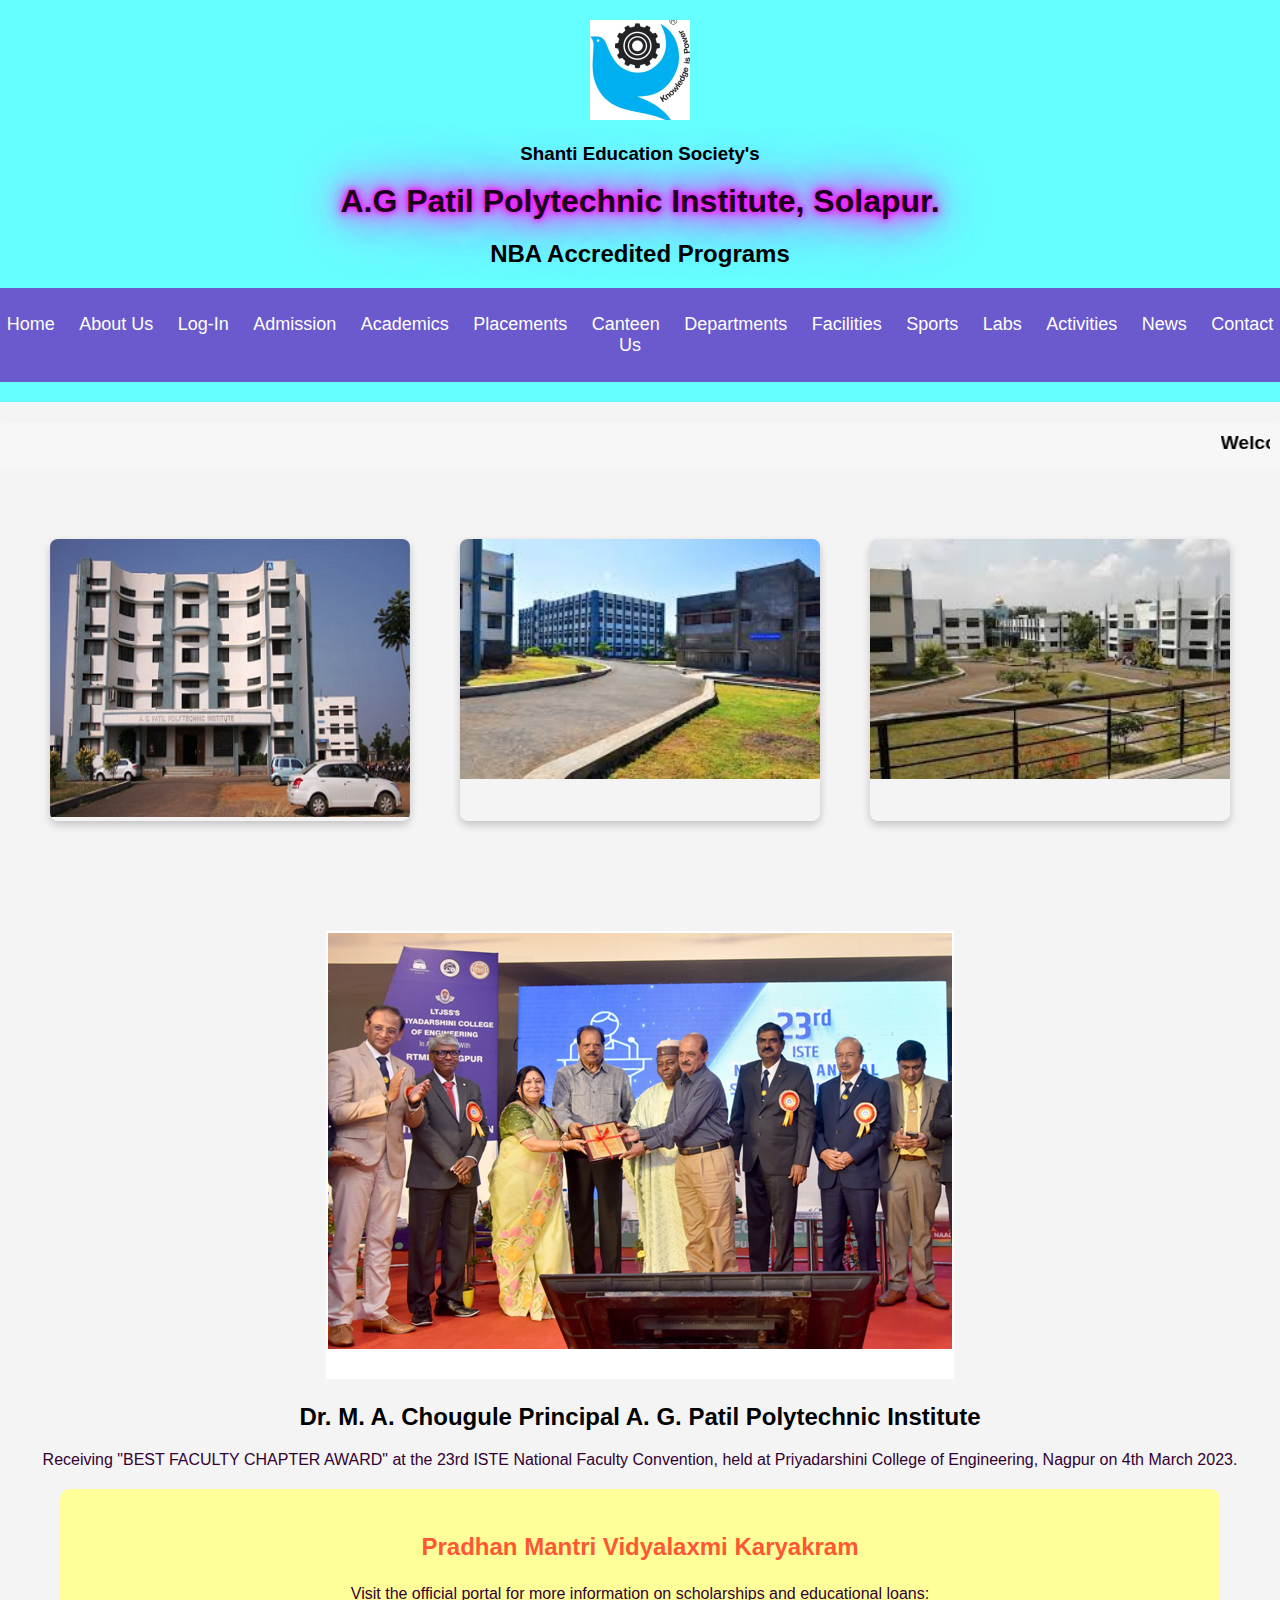
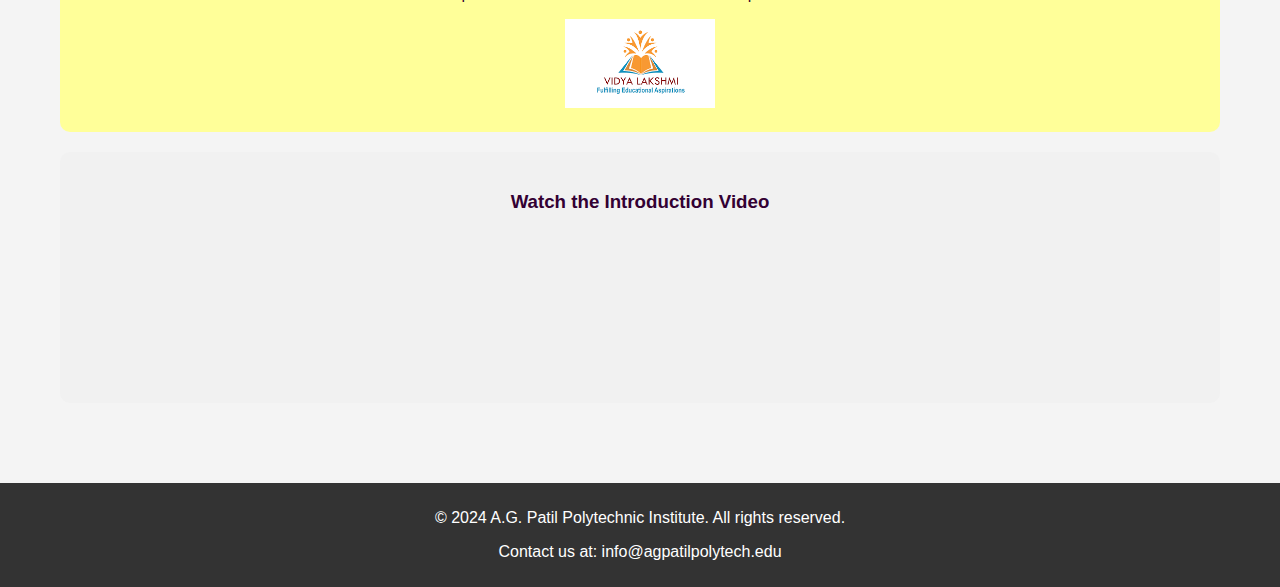
<file: index.html>
<!DOCTYPE html>
<html lang="en">
<head>
    <meta charset="UTF-8">
    <meta name="viewport" content="width=device-width, initial-scale=1.0">
    <title>College Website</title>
    <link rel="stylesheet" href="styles.css">
    <style>
        /* Basic styling for the image section */
        .image-gallery {
            display: flex; /* Use flexbox to arrange the boxes horizontally */
            justify-content: space-between; /* Space out the images */
            margin: 20px auto;
            flex-wrap: wrap; /* Allows wrapping of images if screen size is small */
            max-width: 1200px; /* Max width of the gallery */
        }

        .image-box {
            width: 30%; /* Each box takes up 30% of the container */
            margin: 10px;
            box-sizing: border-box;
            overflow: hidden; /* Hide overflowed content */
            border-radius: 8px; /* Rounded corners */
            box-shadow: 0 4px 8px rgba(0, 0, 0, 0.2); /* Box shadow for depth */
            transition: transform 0.3s ease; /* Smooth transition effect */
        }

        .image-box img {
            width: 100%; /* Image fills the box */
            height: auto;
        }

        .image-box:hover {
            transform: scale(1.05); /* Zoom effect on hover */
        }

        /* Neon effect for the heading */
        .logo h1 {
            font-size: 2rem;
            color: #1a001a;
            text-shadow:
                0 0 5px #ff00ff,   /* Inner glow */
                0 0 10px #ff00ff,  /* Outer glow */
                0 0 20px #ff00ff, 
                0 0 30px #ff66ff, 
                0 0 40px #ff66ff, 
                0 0 50px #ff66ff, 
                0 0 75px #ff66ff;  /* Neon effect layers */
            text-align: center;
        }

        /* Hide slider buttons */
        .slider-buttons {
            display: none;
        }

        /* Marquee styling */
        .marquee {
            margin: 20px 0;
            font-size: 1.2rem;
            background-color: #f7f7f7;
            padding: 10px;
            border-radius: 5px;
        }

        /* Footer styling */
        footer {
            background-color: #333;
            color: white;
            text-align: center;
            padding: 10px 0;
        }
    </style>
</head>
<body>
    <header>
        <div class="logo">
            <img src="logo.jpg" alt="College Logo" width="100" height="100">
            <span class="highlight">
                <h3>Shanti Education Society's</h3>
                <h1>A.G Patil Polytechnic Institute, Solapur.</h1>
                <h2>NBA Accredited Programs</h2>
            </span>
        </div>
        <nav>
            <ul>
                <li><a href="#home">Home</a></li>
                <li><a href="file:///C:/Users/alina/Downloads/cllg%20web/about.html">About Us</a></li>
				<li><a href="file:///C:/Users/alina/Downloads/cllg%20web/login.html">Log-In</a></li>
                <li><a href="file:///C:/Users/alina/Downloads/cllg%20web/addmission.html">Admission</a></li>
				 <li><a href="file:///C:/Users/alina/Downloads/cllg%20web/academics.html">Academics</a></li>
                <li><a href="file:///C:/Users/alina/Downloads/cllg%20web/placement.html">Placements</a></li>
                <li><a href="file:///C:/Users/alina/Downloads/cllg%20web/canteen.html">Canteen</a></li>
                <li><a href="file:///C:/Users/alina/Downloads/cllg%20web/dept.html">Departments</a></li>
                <li><a href="file:///C:/Users/alina/Downloads/cllg%20web/facilities.html">Facilities</a></li>
                <li><a href="file:///C:/Users/alina/Downloads/cllg%20web/sports.html#sports-types">Sports</a></li>
                <li><a href="file:///C:/Users/alina/Downloads/cllg%20web/labs.html">Labs</a></li>
                <li><a href="file:///C:/Users/alina/Downloads/cllg%20web/activities.html">Activities</a></li>
                <li><a href="file:///C:/Users/alina/Downloads/cllg%20web/news.html">News</a></li>
                <li><a href="file:///C:/Users/alina/Downloads/cllg%20web/contact.html">Contact Us</a></li>
            </ul>
        </nav>
    </header>

    <section class="marquee">
        <marquee><strong>Welcome to our College Website! Explore the best courses and join our amazing campus life!</strong></marquee>
    </section>

    <!-- Image Gallery Section (Campus Images in Boxes) -->
    <section class="image-gallery">
        <div class="image-box">
            <img src="home.jpg" alt="Campus Image 1">
        </div>
        <div class="image-box">
            <img src="cllg.jpg" alt="Campus Image 2">
        </div>
        <div class="image-box">
            <img src="cllg1.jpg" alt="Campus Image 3">
        </div>
    </section>

    <!-- Main Content Section -->
    <section id="home">
        <div class="hero">
            <img src="award.jpg" alt="Award Image">
            <div class="hero-text">
                <h2>Dr. M. A. Chougule Principal A. G. Patil Polytechnic Institute</h2>
                <p>Receiving "BEST FACULTY CHAPTER AWARD" at the 23rd ISTE National Faculty Convention, held at Priyadarshini College of Engineering, Nagpur on 4th March 2023.</p>
            </div>
        </div>

        <!-- Pradhan Mantri Vidyalaxmi Karyakram Link -->
        <section id="vidyalaxmi">
            <h3>Pradhan Mantri Vidyalaxmi Karyakram</h3>
            <p>Visit the official portal for more information on scholarships and educational loans: </p>

            <!-- Clickable Logo -->
            <a href="https://www.vidyalakshmi.co.in/" target="_blank">
                <img src="vidya.jpg" alt="Pradhan Mantri Vidyalaxmi Karyakram Logo" style="width: 150px; height: auto;">
            </a>
        </section>

        <!-- YouTube Video Embed -->
        <section id="video">
            <h3>Watch the Introduction Video</h3>
            <div class="video-container">
                <!-- Embed the YouTube video with the correct URL -->
                <iframe width="560" height="315" src="https://www.youtube.com/embed/TsOBsUFjykE" frameborder="0" allow="accelerometer; autoplay; clipboard-write; encrypted-media; gyroscope; picture-in-picture" allowfullscreen></iframe>
            </div>
        </section>
    </section>

    <footer id="contact">
        <p>&copy; 2024 A.G. Patil Polytechnic Institute. All rights reserved.</p>
        <p>Contact us at: info@agpatilpolytech.edu</p>
    </footer>
</body>
</html>
</file>
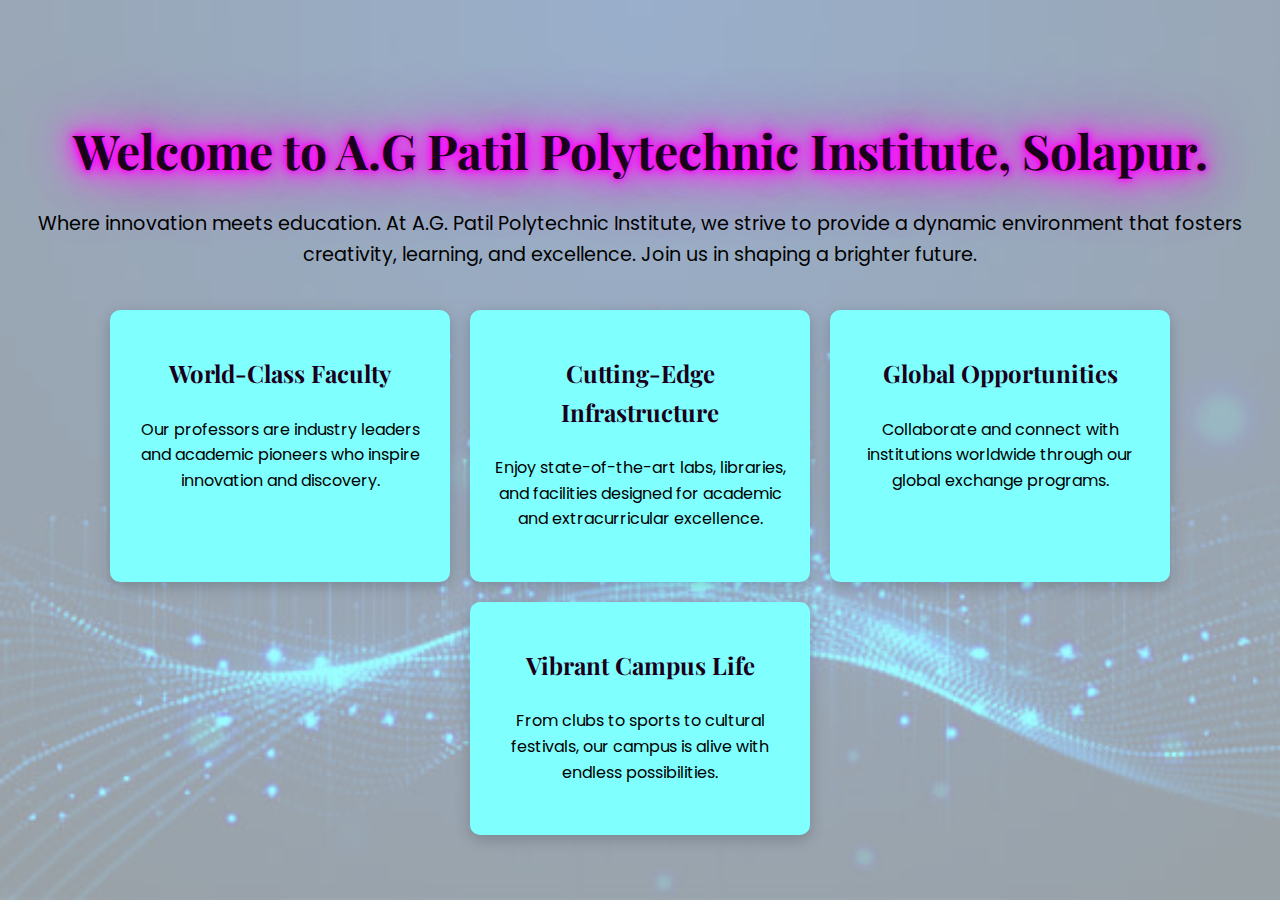
<file: about.html>
<!DOCTYPE html>
<html lang="en">
<head>
    <meta charset="UTF-8">
    <meta name="viewport" content="width=device-width, initial-scale=1.0">
    <title>About Us - College</title>
    <!-- Link to Google Fonts -->
    <link href="https://fonts.googleapis.com/css2?family=Playfair+Display:wght@700&family=Poppins:wght@300;400&display=swap" rel="stylesheet">
    <style>
        body {
            font-family: 'Poppins', sans-serif;
            margin: 0;
            padding: 0;
            box-sizing: border-box;
            line-height: 1.6;
            background-image: url('back.jpg'); /* Background image */
            background-size: cover; /* Cover the whole screen */
            background-position: center; /* Center the image */
            background-attachment: fixed; /* Make the background fixed */
        }
        .about-section {
            color: black; /* Main text color */
            padding: 80px 20px;
            text-align: center;
            background-color: rgba(255, 255, 255, 0.6); /* Semi-transparent background */
        }
        .about-section h1 {
            font-family: 'Playfair Display', serif; /* Stylish serif font for headings */
            font-size: 3rem;
            margin-bottom: 20px;
            color: #1a001a; /* Dark purple */
            text-shadow: 
                0 0 5px #ff00ff,   /* Inner glow */
                0 0 10px #ff00ff,  /* Outer glow */
                0 0 20px #ff00ff, 
                0 0 30px #ff00ff, 
                0 0 40px #ff66ff, 
                0 0 50px #ff66ff, 
                0 0 75px #ff66ff;  /* Neon effect layers */
        }
        .about-section p {
            font-size: 1.2rem;
            margin-bottom: 30px;
            color: black; /* Black text for description */
        }
        .about-section .highlights {
            display: flex;
            flex-wrap: wrap;
            justify-content: center;
            gap: 20px;
            margin-top: 40px;
        }
        .highlight-box {
            background: #80ffff; /* Light cyan background for boxes */
            padding: 20px;
            border-radius: 10px;
            width: 300px;
            text-align: center;
            box-shadow: 0px 4px 15px rgba(0, 0, 0, 0.2);
            transition: transform 0.3s ease;
        }
        .highlight-box:hover {
            transform: scale(1.05);
        }
        .highlight-box h3 {
            font-family: 'Playfair Display', serif; /* Stylish serif font for highlight headings */
            color: #1a001a; /* Dark purple for highlight headings */
            font-size: 1.5rem;
        }
        .highlight-box p {
            font-family: 'Poppins', sans-serif; /* Clean sans-serif font for descriptions */
            font-size: 1rem;
            color: black; /* Black text for highlight descriptions */
        }
    </style>
</head>
<body>
    <section class="about-section">
        <h1>Welcome to A.G Patil Polytechnic Institute, Solapur.</h1>
        <p>
            Where innovation meets education. At A.G. Patil Polytechnic Institute, we strive to provide a dynamic environment that fosters creativity, learning, and excellence. Join us in shaping a brighter future.
        </p>
        <div class="highlights">
            <div class="highlight-box">
                <h3>World-Class Faculty</h3>
                <p>Our professors are industry leaders and academic pioneers who inspire innovation and discovery.</p>
            </div>
            <div class="highlight-box">
                <h3>Cutting-Edge Infrastructure</h3>
                <p>Enjoy state-of-the-art labs, libraries, and facilities designed for academic and extracurricular excellence.</p>
            </div>
            <div class="highlight-box">
                <h3>Global Opportunities</h3>
                <p>Collaborate and connect with institutions worldwide through our global exchange programs.</p>
            </div>
            <div class="highlight-box">
                <h3>Vibrant Campus Life</h3>
                <p>From clubs to sports to cultural festivals, our campus is alive with endless possibilities.</p>
            </div>
        </div>
    </section>
</body>
</html>
</file>
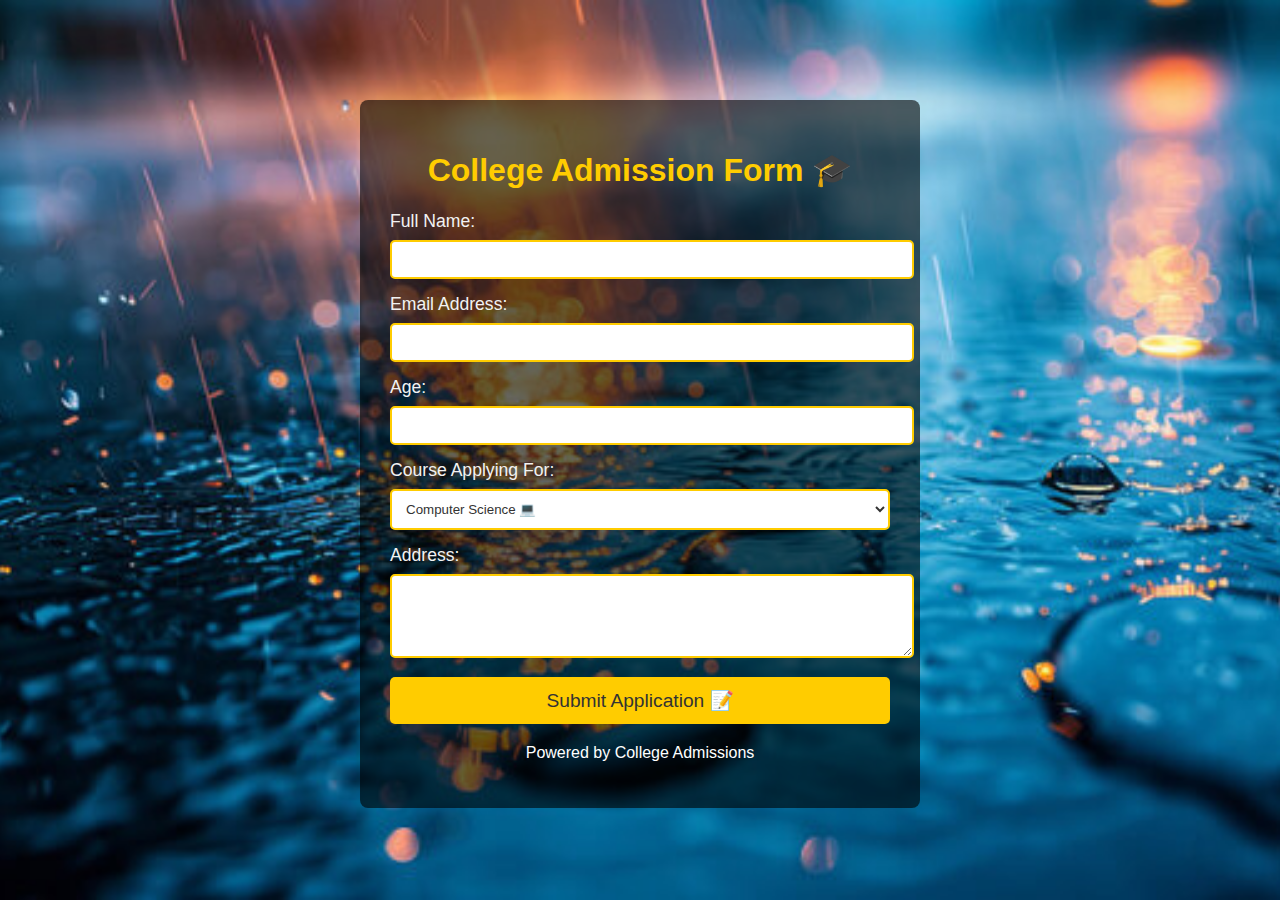
<file: addmission.html>
<!DOCTYPE html>
<html lang="en">
<head>
    <meta charset="UTF-8">
    <meta name="viewport" content="width=device-width, initial-scale=1.0">
    <title>College Admission Form</title>
    <style>
        body {
            font-family: Arial, sans-serif;
            margin: 0;
            padding: 0;
            background: url('back1.jpg') no-repeat center center fixed; 
            background-size: cover;
            color: #fff;
        }

        .form-container {
            max-width: 500px;
            margin: 100px auto;
            padding: 30px;
            background-color: rgba(0, 0, 0, 0.6);
            border-radius: 8px;
        }

        h1 {
            text-align: center;
            font-size: 2rem;
            color: #ffcc00;
        }

        label {
            font-size: 1.1rem;
            color: #f2f2f2;
            margin-bottom: 8px;
            display: block;
        }

        input[type="text"], input[type="email"], input[type="number"], select, textarea {
            width: 100%;
            padding: 10px;
            margin-bottom: 15px;
            border: 2px solid #ffcc00;
            border-radius: 5px;
            background-color: #fff;
            color: #333;
        }

        button {
            width: 100%;
            padding: 12px;
            background-color: #ffcc00;
            color: #333;
            border: none;
            border-radius: 5px;
            font-size: 1.2rem;
            cursor: pointer;
        }

        button:hover {
            background-color: #ff9900;
        }

        .emoji {
            font-size: 1.5rem;
        }

        .form-footer {
            text-align: center;
            margin-top: 20px;
            font-size: 1rem;
        }
    </style>
</head>
<body>

    <div class="form-container">
        <h1>College Admission Form 🎓</h1>
        <form action="#" method="post">
            <label for="name">Full Name:</label>
            <input type="text" id="name" name="name" required>

            <label for="email">Email Address:</label>
            <input type="email" id="email" name="email" required>

            <label for="age">Age:</label>
            <input type="number" id="age" name="age" required>

            <label for="course">Course Applying For:</label>
            <select id="course" name="course" required>
                <option value="computer-science">Computer Science 💻</option>
                <option value="electrical-engineering">Electrical Engineering ⚡</option>
                <option value="mechanical-engineering">Mechanical Engineering ⚙️</option>
                <option value="civil-engineering">Civil Engineering 🏗️</option>
            </select>

            <label for="address">Address:</label>
            <textarea id="address" name="address" rows="4" required></textarea>

            <button type="submit">Submit Application 📝</button>
        </form>

        <div class="form-footer">
            <p>Powered by College Admissions</p>
        </div>
    </div>

</body>
</html>
</file>
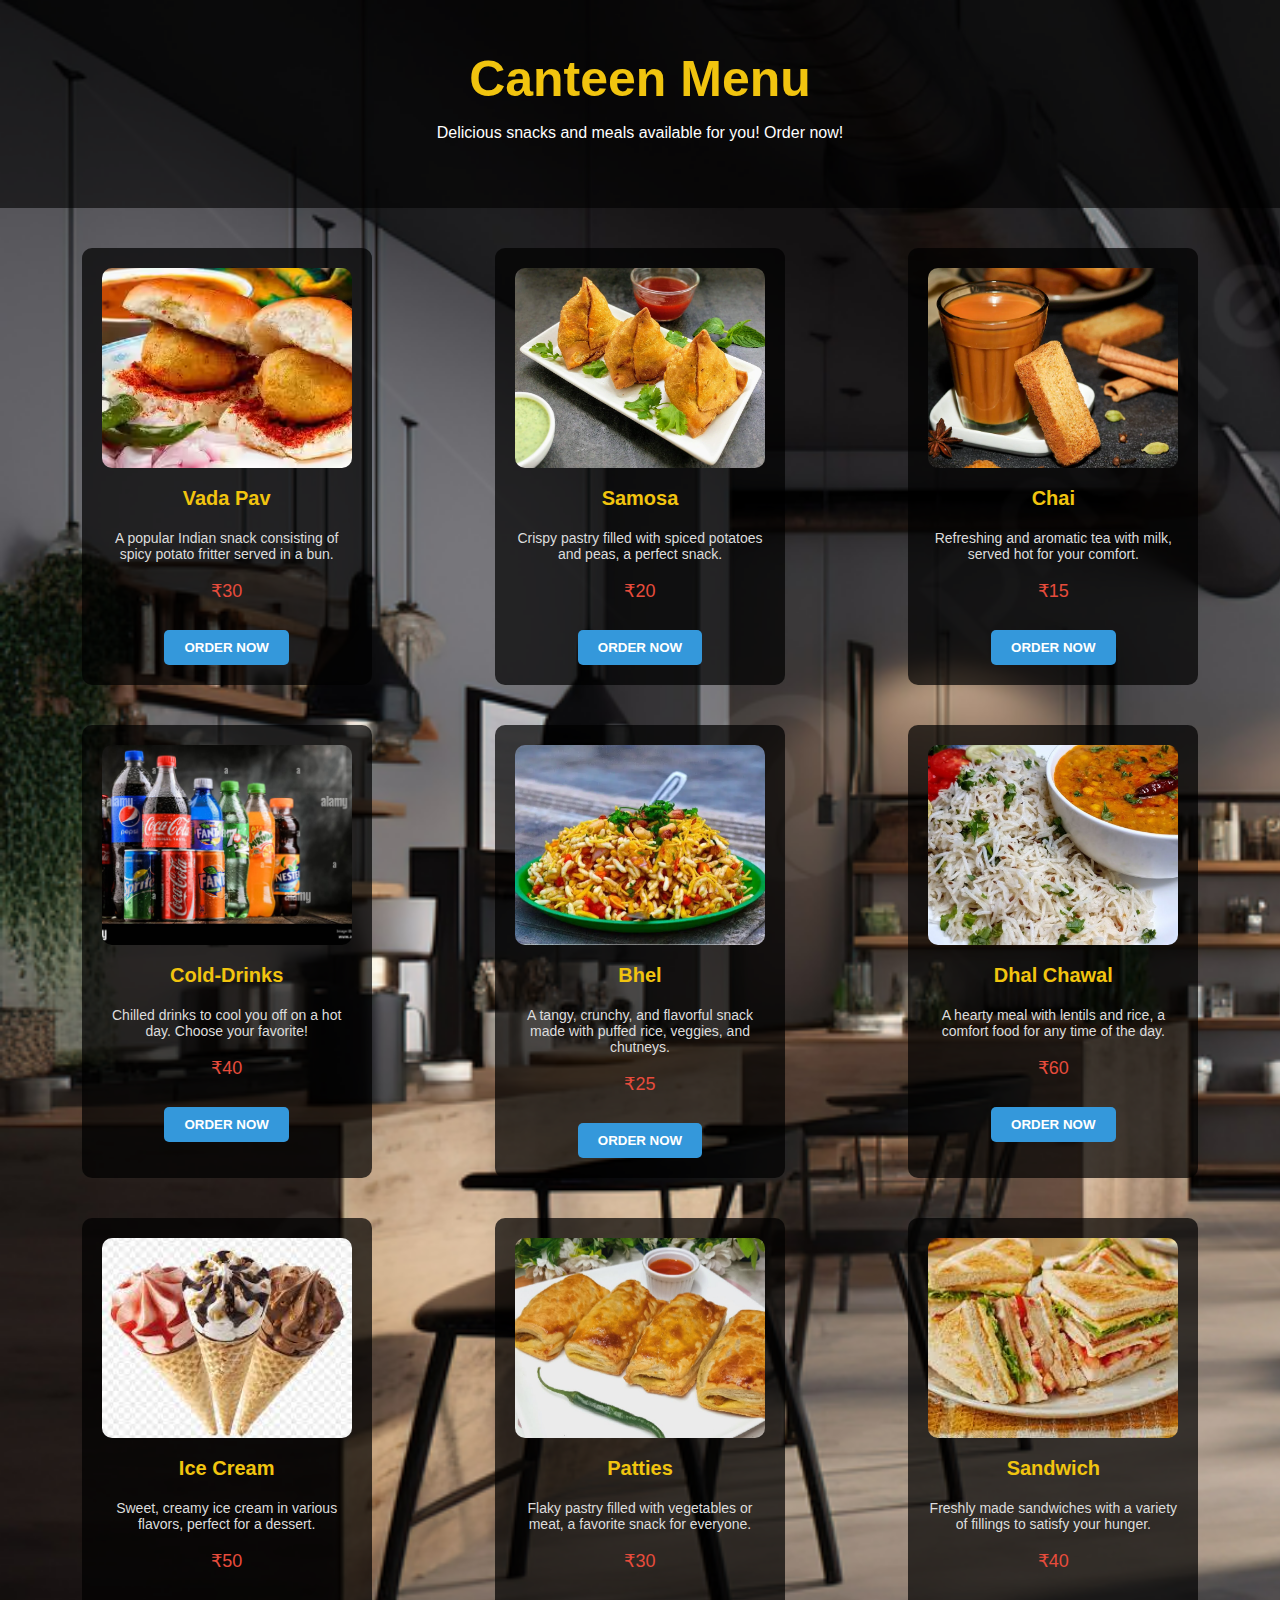
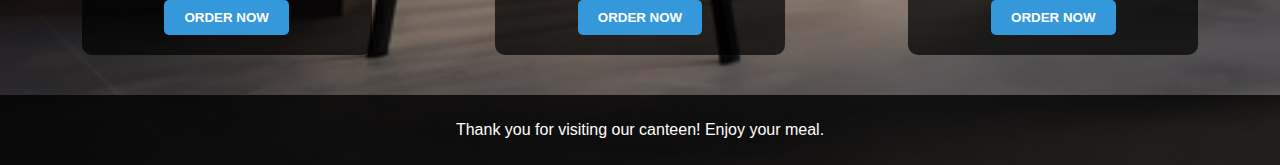
<file: canteen.html>
<!DOCTYPE html>
<html lang="en">
<head>
    <meta charset="UTF-8">
    <meta name="viewport" content="width=device-width, initial-scale=1.0">
    <title>Canteen Menu</title>
    <style>
        body {
            font-family: 'Arial', sans-serif;
            margin: 0;
            padding: 0;
            background-image: url('back3.jpg'); /* Replace with your background image */
            background-size: cover;
            color: white;
            display: flex;
            flex-direction: column;
            min-height: 100vh;
        }
        header {
            text-align: center;
            padding: 50px;
            background-color: rgba(0, 0, 0, 0.6);
        }
        header h1 {
            font-size: 50px;
            margin: 0;
            color: #f1c40f;
        }
        .menu {
            display: flex;
            flex-wrap: wrap;
            justify-content: space-around;
            margin: 20px;
            flex: 1;
        }
        .menu-item {
            text-align: center;
            margin: 20px;
            background-color: rgba(0, 0, 0, 0.7);
            padding: 20px;
            border-radius: 10px;
            width: 250px;
            transition: transform 0.3s ease-in-out;
        }
        .menu-item:hover {
            transform: scale(1.05);
        }
        .menu-item img {
            width: 100%;
            border-radius: 10px;
            height: 200px;
            object-fit: cover;
        }
        .menu-item h3 {
            margin-top: 15px;
            font-size: 20px;
            color: #f1c40f;
        }
        .menu-item p {
            font-size: 14px;
            color: #ddd;
        }
        .menu-item .price {
            font-size: 18px;
            color: #e74c3c;
        }
        .order-btn {
            background-color: #3498db;
            color: white;
            border: none;
            padding: 10px 20px;
            border-radius: 5px;
            cursor: pointer;
            text-transform: uppercase;
            font-weight: bold;
            margin-top: 10px;
        }
        .order-btn:hover {
            background-color: #2980b9;
        }
        footer {
            text-align: center;
            background-color: rgba(0, 0, 0, 0.8);
            padding: 10px;
            color: white;
            font-size: 16px;
            margin-top: auto; /* Ensures footer stays at the bottom */
        }
    </style>
</head>
<body>

    <header>
        <h1>Canteen Menu</h1>
        <p>Delicious snacks and meals available for you! Order now!</p>
    </header>

    <div class="menu">
        <div class="menu-item">
            <img src="vadapav.jpg" alt="Vada Pav">
            <h3>Vada Pav</h3>
            <p>A popular Indian snack consisting of spicy potato fritter served in a bun.</p>
            <p class="price">₹30</p>
            <button class="order-btn">Order Now</button>
        </div>
        <div class="menu-item">
            <img src="samosa.jpg" alt="Samosa">
            <h3>Samosa</h3>
            <p>Crispy pastry filled with spiced potatoes and peas, a perfect snack.</p>
            <p class="price">₹20</p>
            <button class="order-btn">Order Now</button>
        </div>
        <div class="menu-item">
            <img src="chai.jpg" alt="Chai">
            <h3>Chai</h3>
            <p>Refreshing and aromatic tea with milk, served hot for your comfort.</p>
            <p class="price">₹15</p>
            <button class="order-btn">Order Now</button>
        </div>
        <div class="menu-item">
            <img src="colddrinks.jpg" alt="Cold Drinks">
            <h3>Cold-Drinks</h3>
            <p>Chilled drinks to cool you off on a hot day. Choose your favorite!</p>
            <p class="price">₹40</p>
            <button class="order-btn">Order Now</button>
        </div>
        <div class="menu-item">
            <img src="bhel.jpg" alt="Bhel">
            <h3>Bhel</h3>
            <p>A tangy, crunchy, and flavorful snack made with puffed rice, veggies, and chutneys.</p>
            <p class="price">₹25</p>
            <button class="order-btn">Order Now</button>
        </div>
        <div class="menu-item">
            <img src="dalchawal.jpg" alt="Dhal Chawal">
            <h3>Dhal Chawal</h3>
            <p>A hearty meal with lentils and rice, a comfort food for any time of the day.</p>
            <p class="price">₹60</p>
            <button class="order-btn">Order Now</button>
        </div>
        <div class="menu-item">
            <img src="icecream.jpg" alt="Ice Cream">
            <h3>Ice Cream</h3>
            <p>Sweet, creamy ice cream in various flavors, perfect for a dessert.</p>
            <p class="price">₹50</p>
            <button class="order-btn">Order Now</button>
        </div>
        <div class="menu-item">
            <img src="patties.jpg" alt="Patties">
            <h3>Patties</h3>
            <p>Flaky pastry filled with vegetables or meat, a favorite snack for everyone.</p>
            <p class="price">₹30</p>
            <button class="order-btn">Order Now</button>
        </div>
        <div class="menu-item">
            <img src="sandwich.jpg" alt="Sandwich">
            <h3>Sandwich</h3>
            <p>Freshly made sandwiches with a variety of fillings to satisfy your hunger.</p>
            <p class="price">₹40</p>
            <button class="order-btn">Order Now</button>
        </div>
    </div>

    <footer>
        <p>Thank you for visiting our canteen! Enjoy your meal.</p>
    </footer>

</body>
</html>
</file>
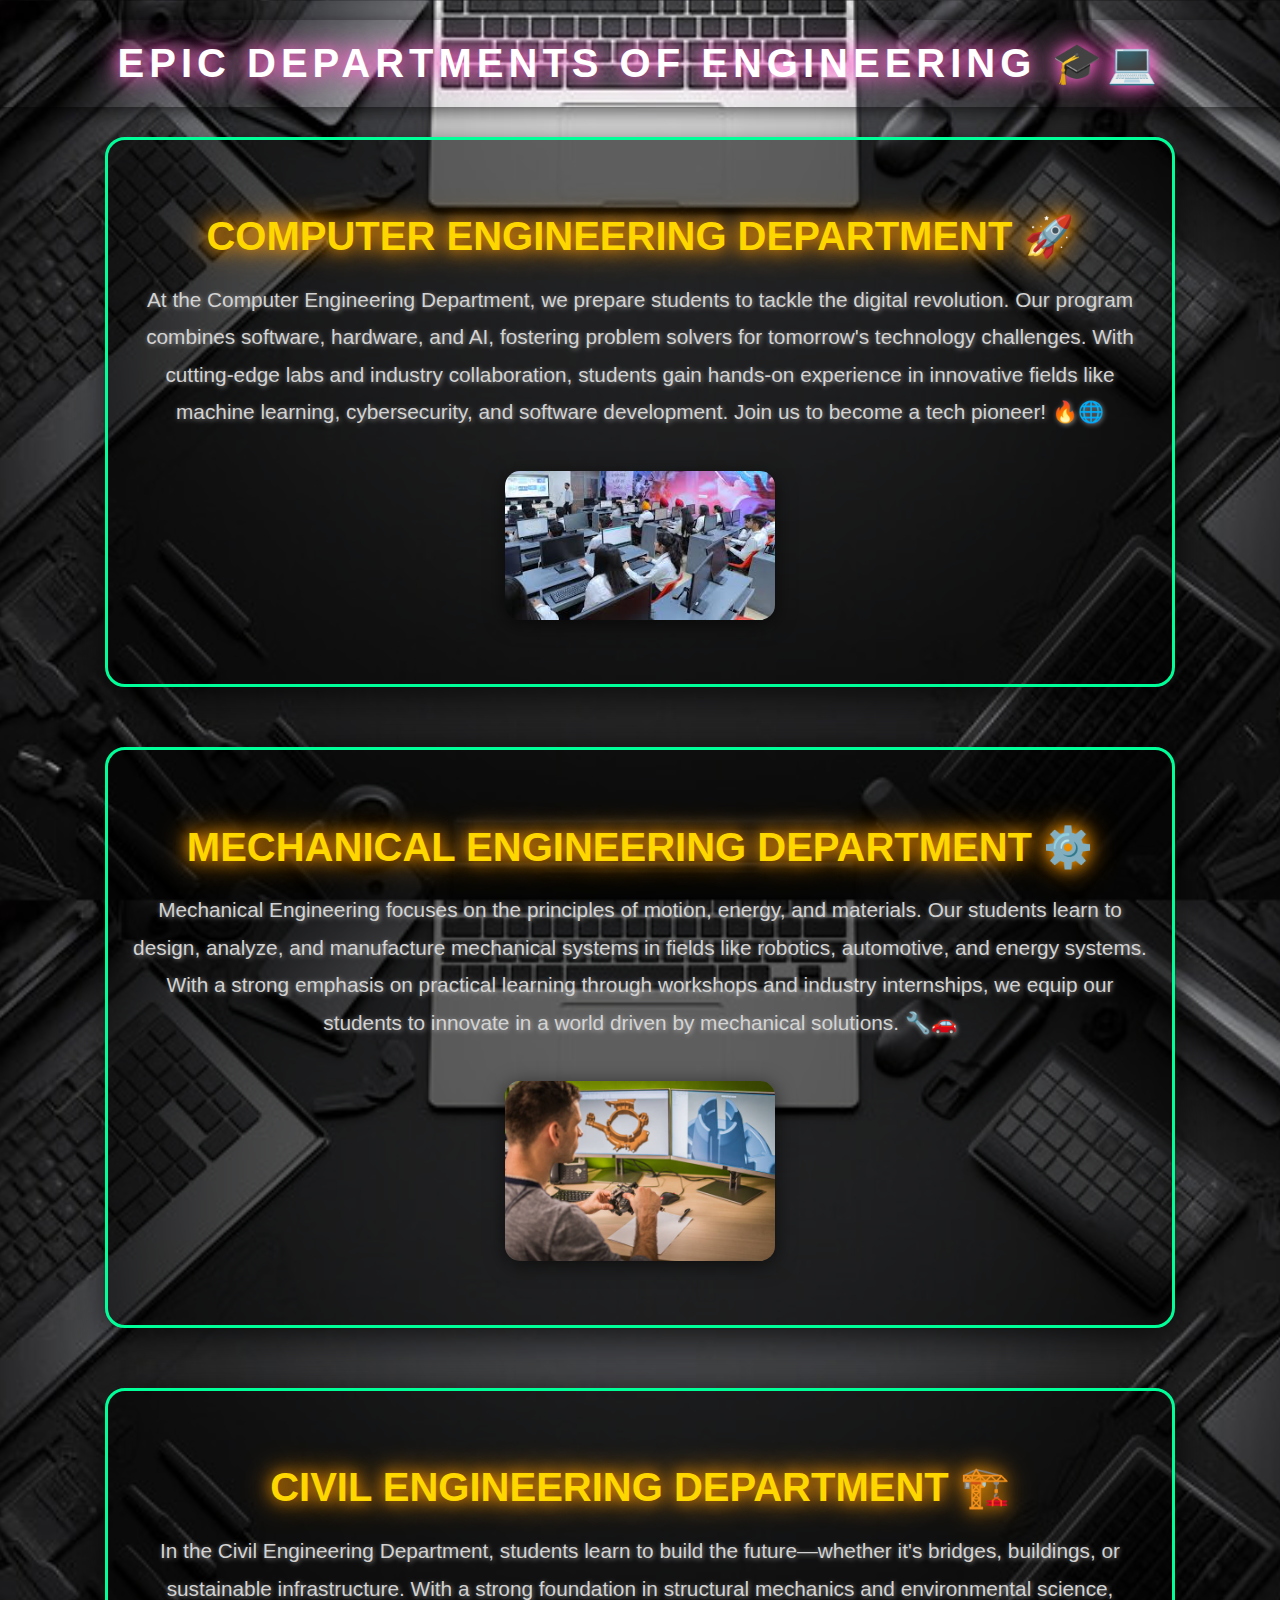
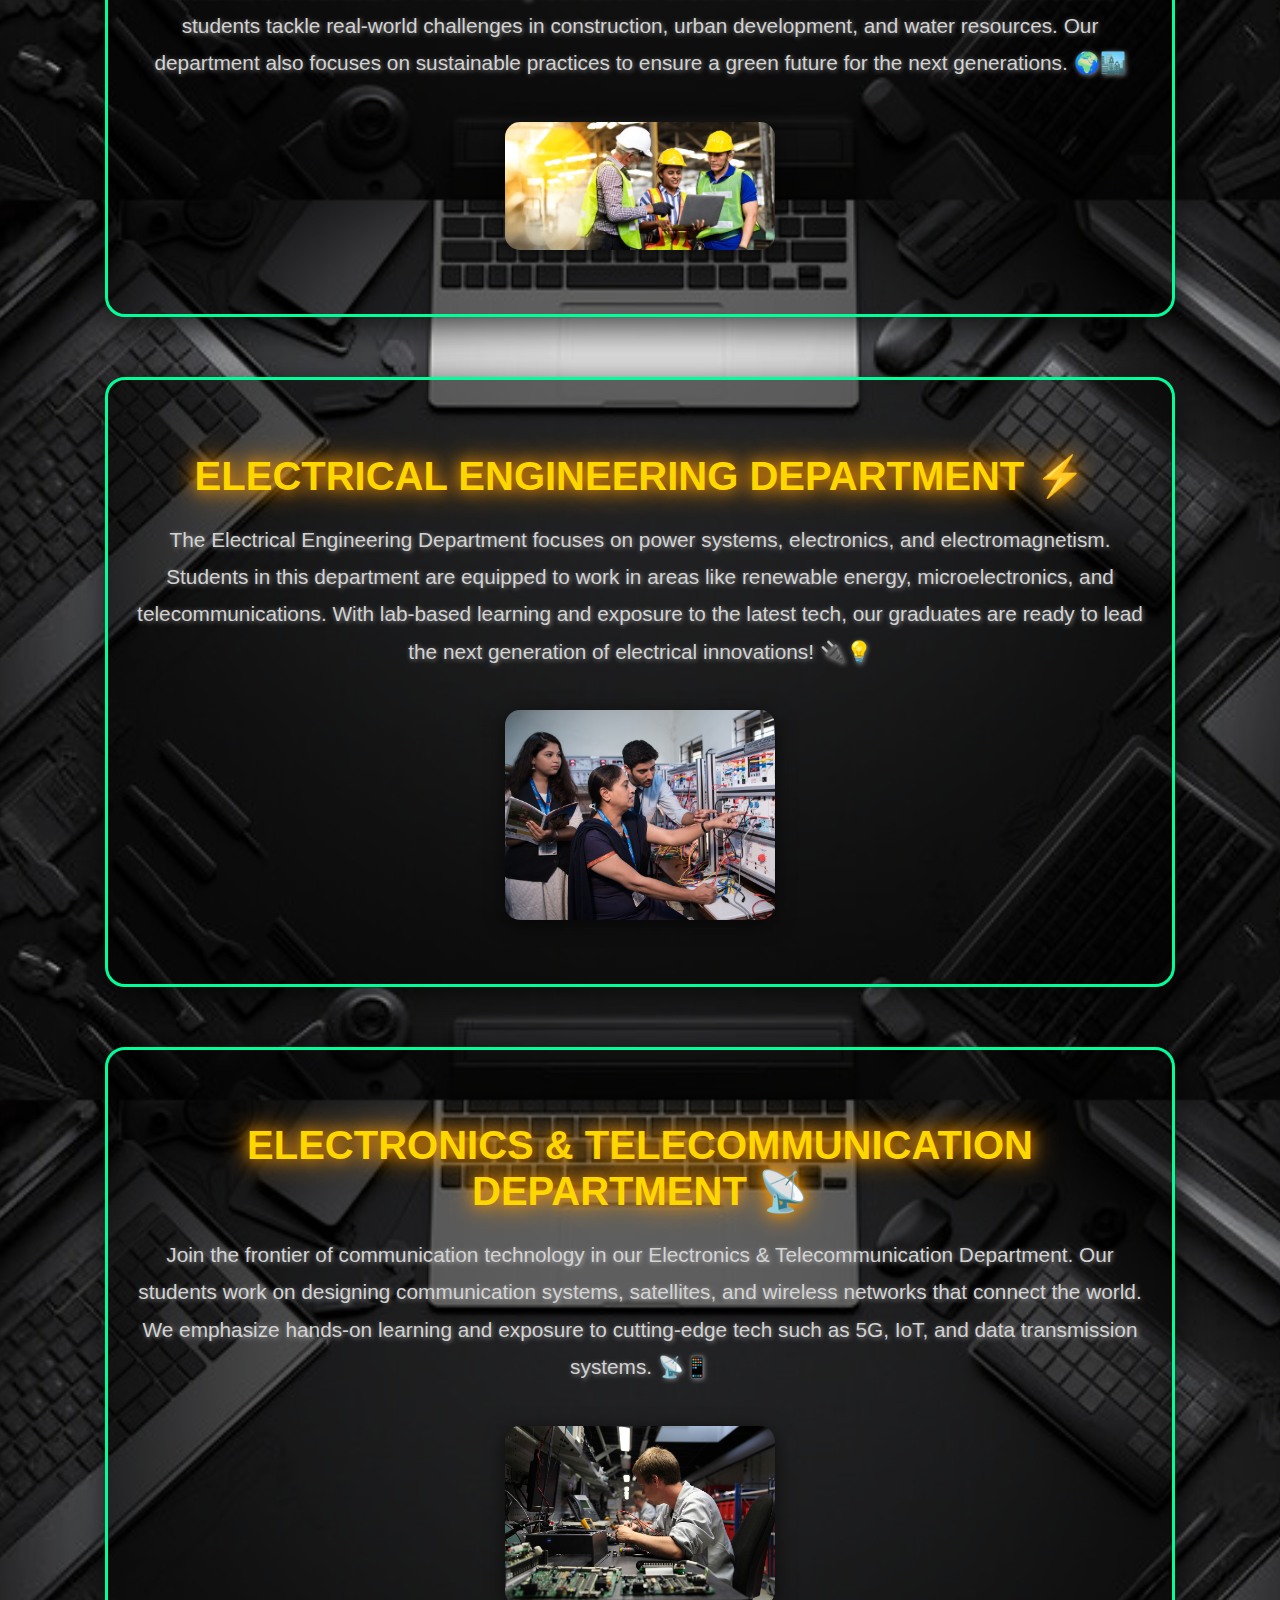
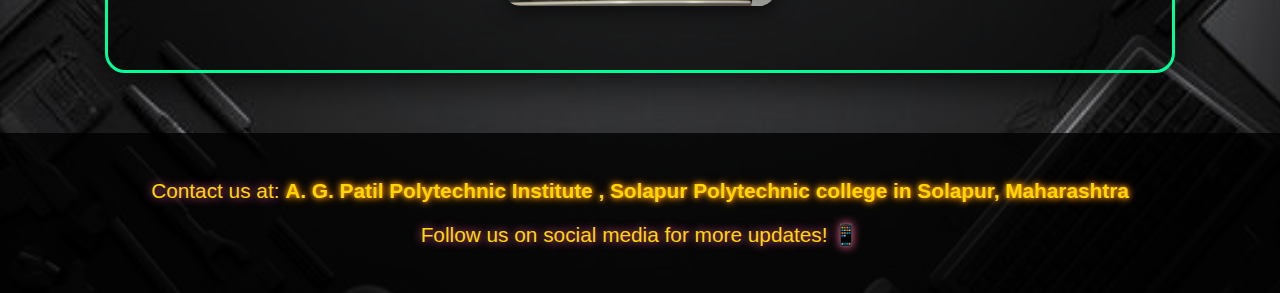
<file: dept.html>
<!DOCTYPE html>
<html lang="en">
<head>
    <meta charset="UTF-8">
    <meta name="viewport" content="width=device-width, initial-scale=1.0">
    <title>Epic Department Page</title>
    <style>
        /* Overall page styles */
        body {
            font-family: 'Arial', sans-serif;
            margin: 0;
            padding: 0;
            background-image: url('back4.jpg'); /* Replace with your background image */
            background-size: cover;
            background-position: center;
            color: white;
            height: 100vh;
            display: flex;
            flex-direction: column;
            align-items: center;
            justify-content: flex-start;
        }

        /* Header styles */
        header {
            padding: 20px;
            text-align: center;
            box-shadow: 0 4px 20px rgba(0, 0, 0, 0.7);
            width: 100%;
            margin-top: 20px;
        }

        header h1 {
            font-size: 2.5em; /* Reduced heading size */
            text-transform: uppercase;
            letter-spacing: 5px;
            color: #fff;
            text-shadow: 0 0 15px #ff66cc, 0 0 30px #ff66cc;
            margin: 0;
        }

        /* Department section styles */
        section {
            padding: 40px 20px;
            margin: 30px 0;
            background-color: rgba(0, 0, 0, 0.6);
            border-radius: 20px;
            text-align: center;
            box-shadow: 0 10px 40px rgba(0, 0, 0, 0.8);
            transition: transform 0.3s ease-in-out;
            width: 80%;
            border: 3px solid #00ff99; /* Neon border */
        }

        section:hover {
            transform: scale(1.05);
            box-shadow: 0 10px 30px rgba(0, 255, 255, 0.8);
        }

        section h2 {
            font-size: 2.5em;
            color: #FFD700;
            text-transform: uppercase;
            margin-bottom: 20px;
            text-shadow: 0 0 15px #ff9900, 0 0 30px #ff9900;
        }

        section p {
            font-size: 1.3em;
            line-height: 1.8;
            color: #D3D3D3;
            margin-bottom: 20px;
            text-shadow: 1px 1px 5px rgba(255, 255, 255, 0.5);
        }

        section img {
            width: 270px;
            height: auto;
            border-radius: 15px;
            box-shadow: 0 4px 20px rgba(0, 0, 0, 0.6);
            margin: 20px;
            transition: transform 0.2s ease-in-out;
        }

        section img:hover {
            transform: scale(1.1);
            box-shadow: 0 0 30px rgba(255, 255, 255, 0.8);
        }

        .emoji {
            font-size: 2.8em;
            color: #ff3399;
        }

        /* Footer styles */
        footer {
            background-color: rgba(0, 0, 0, 0.8);
            padding: 25px;
            text-align: center;
            width: 100%;
            position: relative;
            bottom: 0;
            left: 0;
            color: #FFD700;
            font-size: 1.3em;
            margin-top: 30px;
            text-shadow: 0 0 10px #ff6699;
        }

        footer a {
            color: #FFD700;
            text-decoration: none;
            font-weight: bold;
            text-shadow: 0 0 5px #ff9900, 0 0 10px #ff9900;
        }

        footer a:hover {
            text-decoration: underline;
            color: #00ff99;
        }

    </style>
</head>
<body>

<header>
    <h1>Epic Departments of Engineering 🎓💻</h1>
</header>

<!-- Computer Engineering Department Section -->
<section>
    <h2>Computer Engineering Department 🚀</h2>
    <p>At the Computer Engineering Department, we prepare students to tackle the digital revolution. Our program combines software, hardware, and AI, fostering problem solvers for tomorrow's technology challenges. With cutting-edge labs and industry collaboration, students gain hands-on experience in innovative fields like machine learning, cybersecurity, and software development. Join us to become a tech pioneer! 🔥🌐</p>
    <div>
        <img src="computer.jpg" alt="Department Building"> <!-- Replace with your actual image -->
    </div>
</section>

<!-- Mechanical Engineering Department Section -->
<section>
    <h2>Mechanical Engineering Department ⚙️</h2>
    <p>Mechanical Engineering focuses on the principles of motion, energy, and materials. Our students learn to design, analyze, and manufacture mechanical systems in fields like robotics, automotive, and energy systems. With a strong emphasis on practical learning through workshops and industry internships, we equip our students to innovate in a world driven by mechanical solutions. 🔧🚗</p>
    <div>
        <img src="mech.jpg" alt="Mechanical Engineering Department"> <!-- Replace with your actual image -->
    </div>
</section>

<!-- Civil Engineering Department Section -->
<section>
    <h2>Civil Engineering Department 🏗️</h2>
    <p>In the Civil Engineering Department, students learn to build the future—whether it's bridges, buildings, or sustainable infrastructure. With a strong foundation in structural mechanics and environmental science, students tackle real-world challenges in construction, urban development, and water resources. Our department also focuses on sustainable practices to ensure a green future for the next generations. 🌍🏙️</p>
    <div>
        <img src="civil.jpg" alt="Civil Engineering Department"> <!-- Replace with your actual image -->
    </div>
</section>

<!-- Electrical Engineering Department Section -->
<section>
    <h2>Electrical Engineering Department ⚡</h2>
    <p>The Electrical Engineering Department focuses on power systems, electronics, and electromagnetism. Students in this department are equipped to work in areas like renewable energy, microelectronics, and telecommunications. With lab-based learning and exposure to the latest tech, our graduates are ready to lead the next generation of electrical innovations! 🔌💡</p>
    <div>
        <img src="electrical.jpg" alt="Electrical Engineering Department"> <!-- Replace with your actual image -->
    </div>
</section>

<!-- Electronics & Telecommunication Department Section -->
<section>
    <h2>Electronics & Telecommunication Department 📡</h2>
    <p>Join the frontier of communication technology in our Electronics & Telecommunication Department. Our students work on designing communication systems, satellites, and wireless networks that connect the world. We emphasize hands-on learning and exposure to cutting-edge tech such as 5G, IoT, and data transmission systems. 📡📱</p>
    <div>
        <img src="E&TC.jpg" alt="Electronics & Telecommunication Department"> <!-- Replace with your actual image -->
    </div>
</section>

<!-- Contact Section -->
<footer>
    <p>Contact us at: <a href="http://www.agpit.edu.in/">A. G. Patil Polytechnic Institute , Solapur
Polytechnic college in Solapur, Maharashtra
</a></p>
    <p>Follow us on social media for more updates! 📱</p>
</footer>

</body>
</html>
</file>
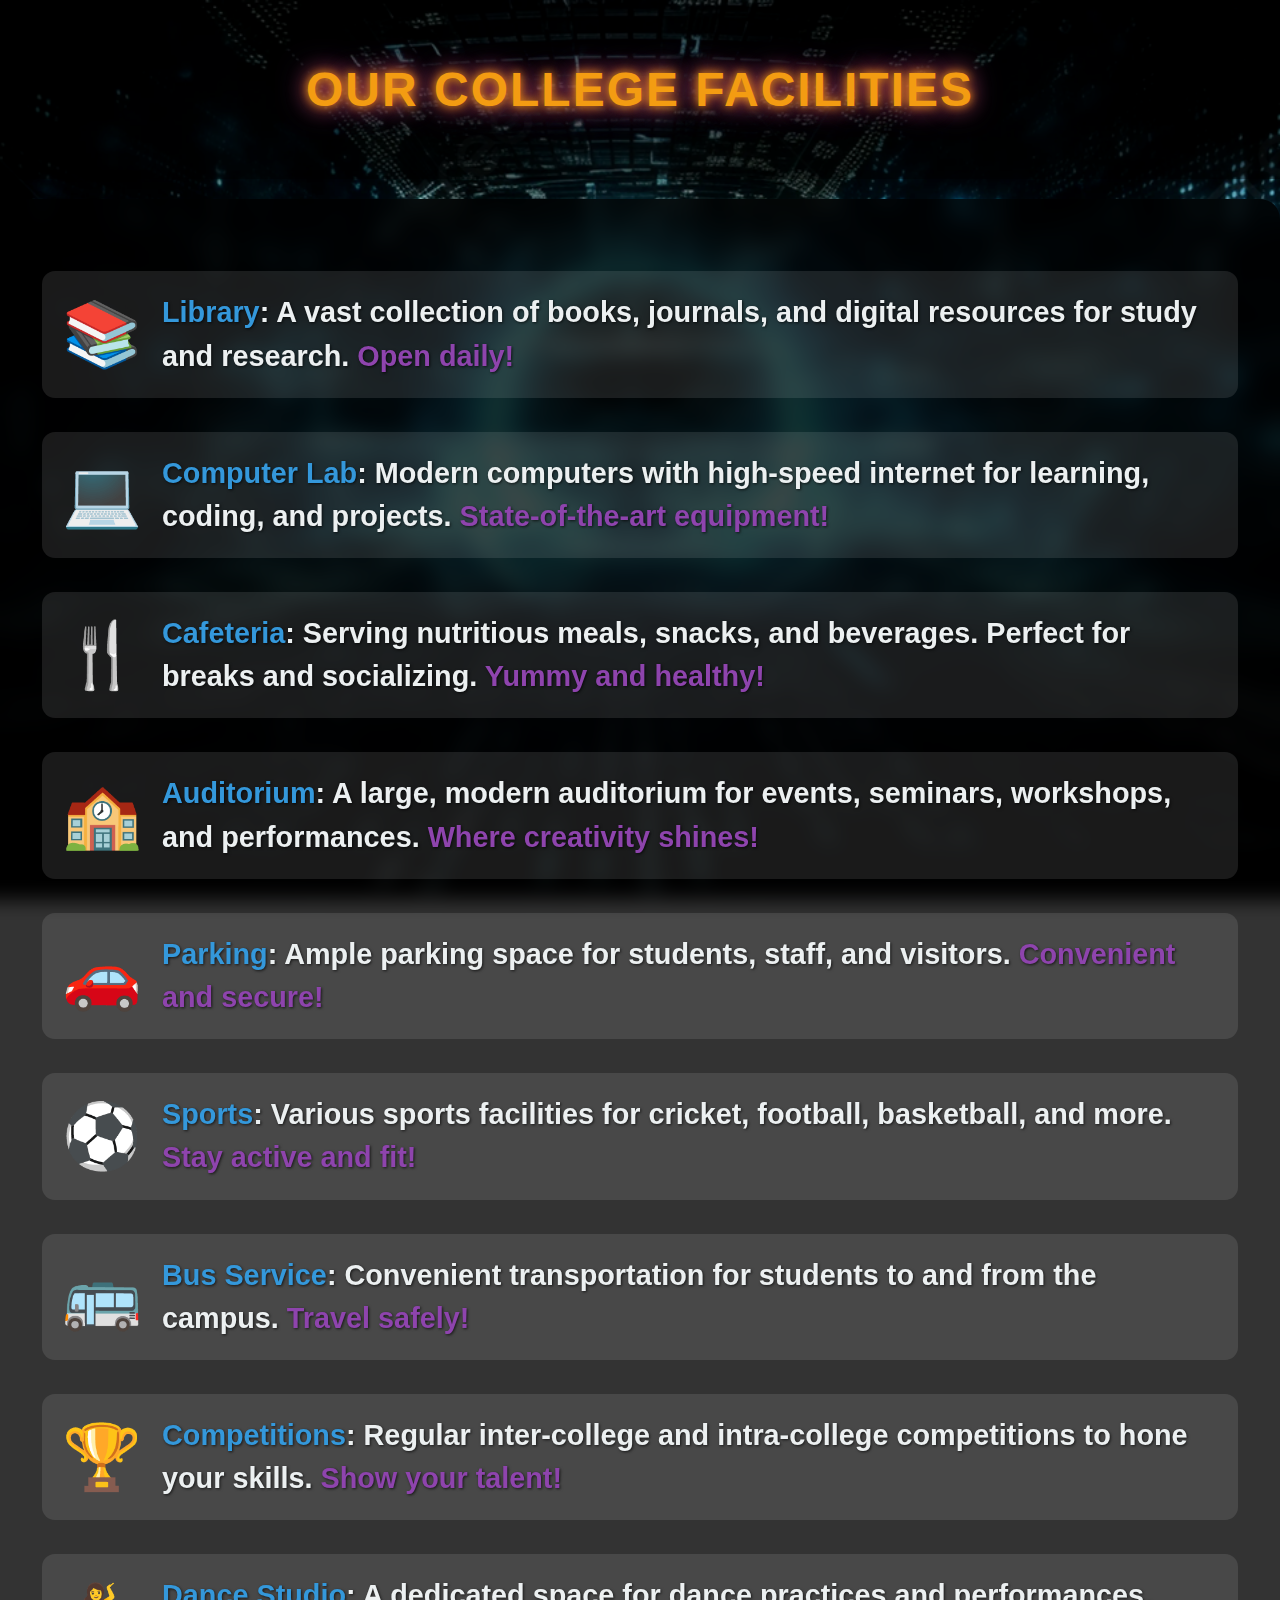
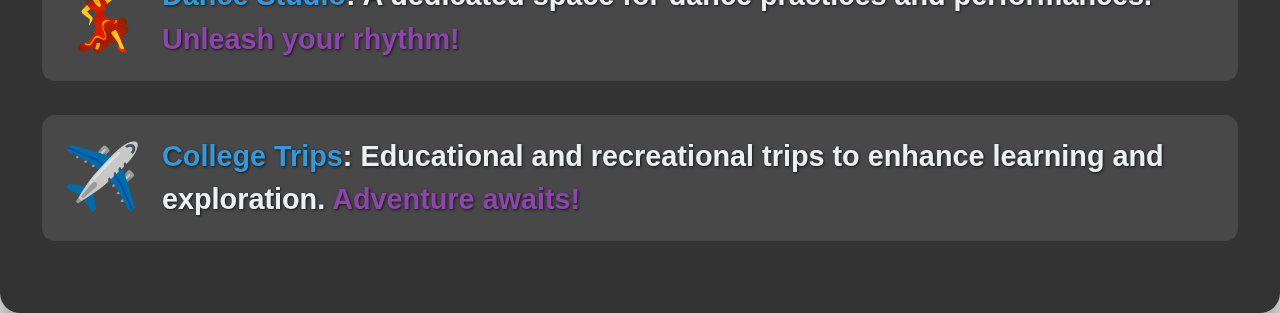
<file: facilities.html>
<!DOCTYPE html>
<html lang="en">
<head>
    <meta charset="UTF-8">
    <meta name="viewport" content="width=device-width, initial-scale=1.0">
    <title>College Facilities</title>
    <style>
        body {
            font-family: 'Arial', sans-serif;
            margin: 0;
            padding: 0;
            background: url('back5.jpg') no-repeat center center fixed;
            background-size: cover;
            color: white;
        }

        header {
            text-align: center;
            padding: 30px;
            background: rgba(0, 0, 0, 0.6);
            box-shadow: 0 10px 30px rgba(0, 0, 0, 0.5);
            margin-bottom: 20px;
        }

        h1 {
            font-size: 3em;
            font-weight: bold;
            color: #f39c12;  /* Neon yellow */
            text-transform: uppercase;
            text-shadow: 0 0 10px #f39c12, 0 0 20px #e74c3c, 0 0 30px #8e44ad;
            letter-spacing: 2px;
        }

        .facilities-container {
            padding: 40px;
            max-width: 1200px;
            margin: 0 auto;
            background: rgba(0, 0, 0, 0.8);
            border-radius: 20px;
            box-shadow: 0 20px 40px rgba(0, 0, 0, 0.5);
            backdrop-filter: blur(10px);
        }

        .facility {
            display: flex;
            align-items: center;
            margin: 30px 0;
            padding: 20px;
            background: rgba(255, 255, 255, 0.1);
            border-radius: 15px;
            border: 2px solid transparent;
            background-clip: padding-box;
            transition: transform 0.3s ease, box-shadow 0.3s ease, border-color 0.3s ease;
            position: relative;
        }

        .facility:hover {
            transform: translateY(-10px);
            box-shadow: 0 10px 30px rgba(0, 0, 0, 0.5);
            border-color: #8e44ad;  /* Neon purple */
        }

        .facility-icon {
            font-size: 4em;
            margin-right: 20px;
            color: #1abc9c;  /* Neon teal */
            transition: color 0.3s ease;
        }

        .facility:hover .facility-icon {
            color: #3498db;  /* Neon blue */
        }

        .facility-info {
            font-size: 1.8em;
            font-weight: bold;
            color: #ecf0f1;  /* Light gray */
            line-height: 1.5;
            text-shadow: 1px 1px 3px rgba(0, 0, 0, 0.7);
        }

        .facility-info span {
            color: #3498db;  /* Neon blue */
        }

        .facility-info em {
            color: #8e44ad;  /* Neon purple */
            font-style: normal;
        }

        /* Neon glow effect */
        .facility:hover .facility-info {
            color: #f39c12;  /* Neon yellow */
            text-shadow: 0 0 20px #f39c12, 0 0 30px #e74c3c, 0 0 40px #8e44ad;
        }

    </style>
</head>
<body>

<header>
    <h1>Our College Facilities</h1>
</header>

<div class="facilities-container">
    <div class="facility">
        <div class="facility-icon">📚</div>
        <div class="facility-info">
            <span>Library</span>: A vast collection of books, journals, and digital resources for study and research. <em>Open daily!</em>
        </div>
    </div>

    <div class="facility">
        <div class="facility-icon">💻</div>
        <div class="facility-info">
            <span>Computer Lab</span>: Modern computers with high-speed internet for learning, coding, and projects. <em>State-of-the-art equipment!</em>
        </div>
    </div>

   

    <div class="facility">
        <div class="facility-icon">🍴</div>
        <div class="facility-info">
            <span>Cafeteria</span>: Serving nutritious meals, snacks, and beverages. Perfect for breaks and socializing. <em>Yummy and healthy!</em>
        </div>
    </div>

    <div class="facility">
        <div class="facility-icon">🏫</div>
        <div class="facility-info">
            <span>Auditorium</span>: A large, modern auditorium for events, seminars, workshops, and performances. <em>Where creativity shines!</em>
        </div>
    </div>

    <div class="facility">
        <div class="facility-icon">🚗</div>
        <div class="facility-info">
            <span>Parking</span>: Ample parking space for students, staff, and visitors. <em>Convenient and secure!</em>
        </div>
    </div>

    <!-- New Facilities -->
    <div class="facility">
        <div class="facility-icon">⚽</div>
        <div class="facility-info">
            <span>Sports</span>: Various sports facilities for cricket, football, basketball, and more. <em>Stay active and fit!</em>
        </div>
    </div>

    <div class="facility">
        <div class="facility-icon">🚌</div>
        <div class="facility-info">
            <span>Bus Service</span>: Convenient transportation for students to and from the campus. <em>Travel safely!</em>
        </div>
    </div>

    <div class="facility">
        <div class="facility-icon">🏆</div>
        <div class="facility-info">
            <span>Competitions</span>: Regular inter-college and intra-college competitions to hone your skills. <em>Show your talent!</em>
        </div>
    </div>

    <div class="facility">
        <div class="facility-icon">💃</div>
        <div class="facility-info">
            <span>Dance Studio</span>: A dedicated space for dance practices and performances. <em>Unleash your rhythm!</em>
        </div>
    </div>

    <div class="facility">
        <div class="facility-icon">✈️</div>
        <div class="facility-info">
            <span>College Trips</span>: Educational and recreational trips to enhance learning and exploration. <em>Adventure awaits!</em>
        </div>
    </div>

</div>

</body>
</html>
</file>
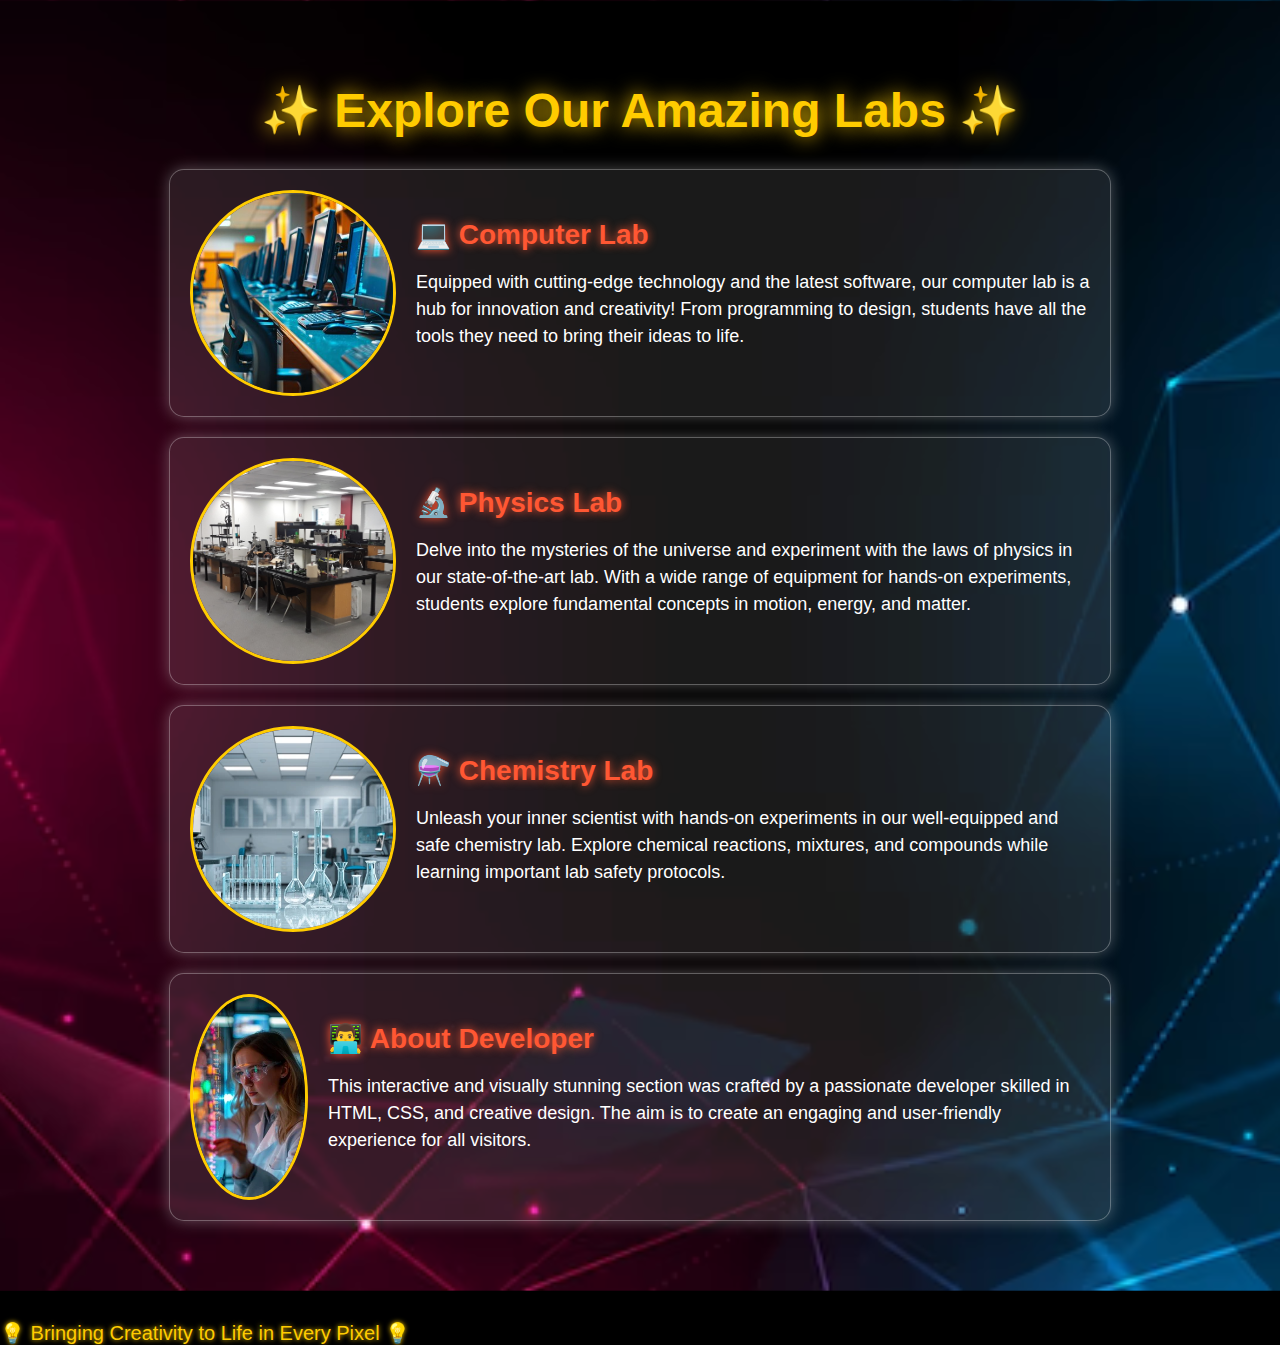
<file: labs.html>
<!DOCTYPE html>
<html lang="en">
<head>
    <meta charset="UTF-8">
    <meta name="viewport" content="width=device-width, initial-scale=1.0">
    <title>Epic Labs Section</title>
    <style>
        body {
            margin: 0;
            font-family: 'Poppins', sans-serif;
            background-color: #000;
            color: #fff;
        }
        .labs-section {
            background-image: url('back7.jpg'); /* Replace with your background image path */
            background-size: cover;
            background-position: center;
            padding: 50px 20px;
            text-align: center;
            box-shadow: 0px 0px 15px rgba(0, 0, 0, 0.6);
        }
        .labs-section h1 {
            font-size: 48px;
            margin-bottom: 30px;
            color: #ffcc00;
            text-shadow: 0px 0px 20px #ffcc00;
        }
        .lab {
            display: flex;
            align-items: center;
            justify-content: space-between;
            margin: 20px auto;
            padding: 20px;
            background: rgba(255, 255, 255, 0.1);
            border: 1px solid rgba(255, 255, 255, 0.3);
            border-radius: 15px;
            max-width: 900px;
            box-shadow: 0px 0px 15px rgba(255, 255, 255, 0.3);
            animation: glow 3s infinite;
        }
        .lab img {
            width: 200px; /* Increased size */
            height: 200px; /* Increased size */
            border-radius: 50%;
            border: 3px solid #ffcc00;
            margin-right: 20px;
            object-fit: cover; /* Ensures image covers the area while maintaining aspect ratio */
        }
        .lab-info {
            text-align: left;
        }
        .lab-info h3 {
            font-size: 28px;
            margin: 0 0 10px;
            color: #ff5733;
            text-shadow: 0px 0px 10px #ff5733;
        }
        .lab-info p {
            font-size: 18px;
            line-height: 1.5;
        }
        @keyframes glow {
            0%, 100% {
                box-shadow: 0 0 10px #ffcc00;
            }
            50% {
                box-shadow: 0 0 30px #ffcc00;
            }
        }
        footer {
            margin-top: 30px;
            color: #ffcc00;
            text-shadow: 0px 0px 5px #ffcc00;
            font-size: 20px;
        }
    </style>
</head>
<body>
    <section class="labs-section">
        <h1>✨ Explore Our Amazing Labs ✨</h1>
        
        <!-- Computer Lab -->
        <div class="lab">
            <img src="lab.jpg" alt="Computer Lab">
            <div class="lab-info">
                <h3>💻 Computer Lab</h3>
                <p>Equipped with cutting-edge technology and the latest software, our computer lab is a hub for innovation and creativity! From programming to design, students have all the tools they need to bring their ideas to life.</p>
            </div>
        </div>
        
        <!-- Physics Lab -->
        <div class="lab">
            <img src="lab2.jpg" alt="Physics Lab">
            <div class="lab-info">
                <h3>🔬 Physics Lab</h3>
                <p>Delve into the mysteries of the universe and experiment with the laws of physics in our state-of-the-art lab. With a wide range of equipment for hands-on experiments, students explore fundamental concepts in motion, energy, and matter.</p>
            </div>
        </div>
        
        <!-- Chemistry Lab -->
        <div class="lab">
            <img src="lab1.jpg" alt="Chemistry Lab">
            <div class="lab-info">
                <h3>⚗️ Chemistry Lab</h3>
                <p>Unleash your inner scientist with hands-on experiments in our well-equipped and safe chemistry lab. Explore chemical reactions, mixtures, and compounds while learning important lab safety protocols.</p>
            </div>
        </div>
        
        <!-- Developer Section -->
        <div class="lab">
            <img src="lab3.jpg" alt="About Developer">
            <div class="lab-info">
                <h3>👨‍💻 About Developer</h3>
                <p>This interactive and visually stunning section was crafted by a passionate developer skilled in HTML, CSS, and creative design. The aim is to create an engaging and user-friendly experience for all visitors.</p>
            </div>
        </div>
    </section>

    <footer>💡 Bringing Creativity to Life in Every Pixel 💡</footer>
</body>
</html>
</file>
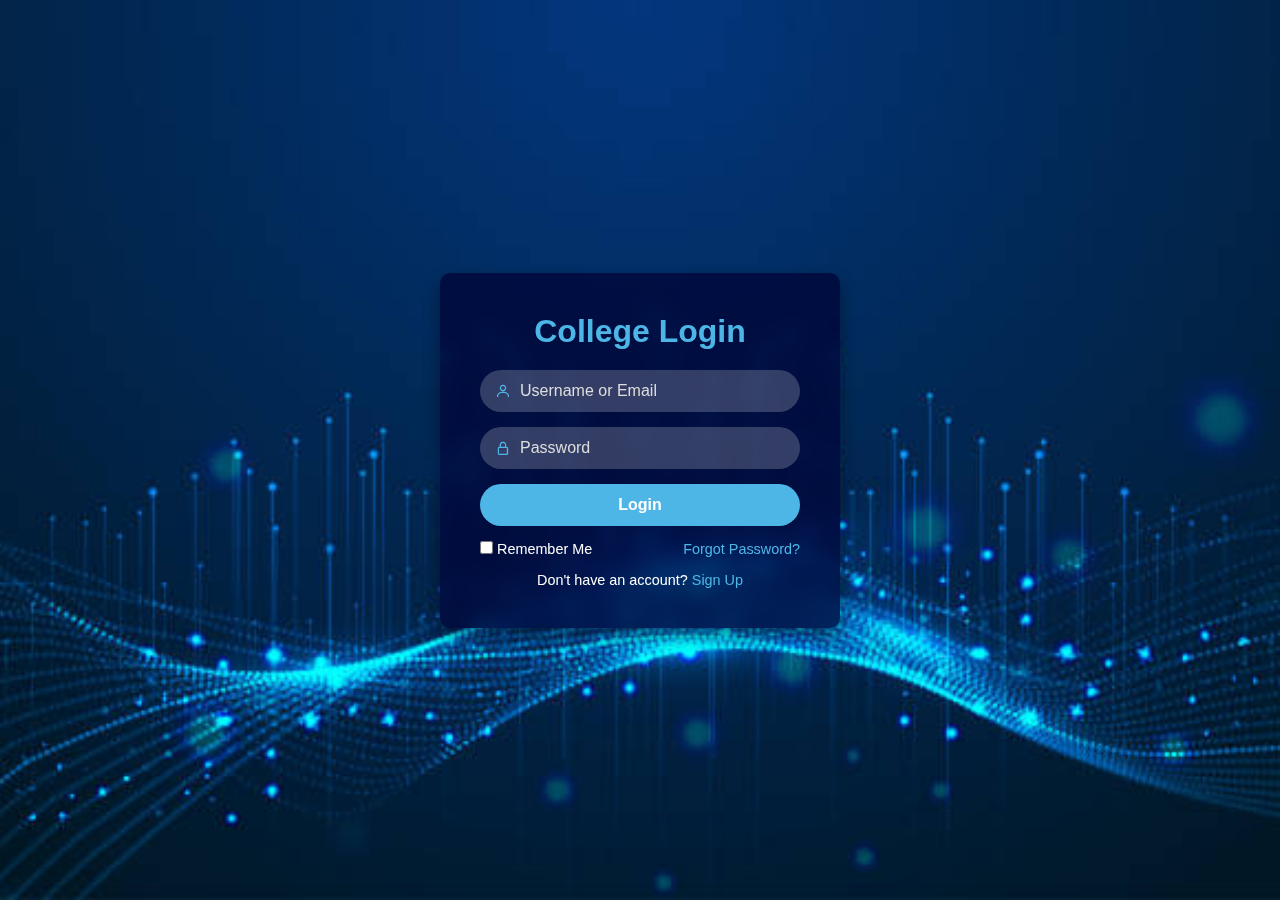
<file: login.html>
<!DOCTYPE html>
<html lang="en">
<head>
    <meta charset="UTF-8">
    <meta name="viewport" content="width=device-width, initial-scale=1.0">
    <title>College Login</title>
    <link href="https://unpkg.com/boxicons@2.1.4/css/boxicons.min.css" rel="stylesheet">
    <style>
        /* General Reset */
        * {
            margin: 0;
            padding: 0;
            box-sizing: border-box;
            font-family: 'Poppins', sans-serif;
        }

        /* Background Styling */
        body {
            background: url('back.jpg') no-repeat center center/cover;
            height: 100vh;
            display: flex;
            justify-content: center;
            align-items: center;
            color: #fff;
        }

        /* Login Form Wrapper */
        .login-wrapper {
            background: rgba(0, 0, 51, 0.7);
            padding: 40px;
            border-radius: 10px;
            backdrop-filter: blur(10px);
            box-shadow: 0 8px 16px rgba(0, 0, 0, 0.4);
            width: 100%;
            max-width: 400px;
            text-align: center;
        }

        .login-wrapper h1 {
            font-size: 2rem;
            color: #4DB6E7;
            margin-bottom: 20px;
        }

        /* Input Fields */
        .input-field {
            position: relative;
            margin: 15px 0;
            width: 100%;
        }

        .input-field input {
            width: 100%;
            padding: 12px 15px;
            padding-left: 40px;
            font-size: 1rem;
            border: none;
            border-radius: 25px;
            background: rgba(255, 255, 255, 0.2);
            color: #fff;
            outline: none;
        }

        .input-field input::placeholder {
            color: #ddd;
        }

        .input-field i {
            position: absolute;
            top: 50%;
            left: 15px;
            transform: translateY(-50%);
            color: #4DB6E7;
        }

        /* Login Button */
        .login-btn {
            width: 100%;
            padding: 12px;
            border: none;
            border-radius: 25px;
            background: #4DB6E7;
            color: #fff;
            font-size: 1rem;
            font-weight: bold;
            cursor: pointer;
            transition: background 0.3s ease;
        }

        .login-btn:hover {
            background: #5FC8F5;
        }

        /* Options */
        .options {
            margin: 15px 0;
            display: flex;
            justify-content: space-between;
            font-size: 0.9rem;
        }

        .options a {
            color: #4DB6E7;
            text-decoration: none;
        }

        .options a:hover {
            text-decoration: underline;
        }

        /* Signup Link */
        .signup {
            margin-top: 10px;
            font-size: 0.9rem;
            color: #fff;
        }

        .signup a {
            color: #4DB6E7;
            text-decoration: none;
        }

        .signup a:hover {
            text-decoration: underline;
        }
    </style>
</head>
<body>
    <div class="login-wrapper">
        <h1>College Login</h1>
        <form action="#" method="POST">
            <div class="input-field">
                <i class="bx bx-user"></i>
                <input type="text" name="username" placeholder="Username or Email" required>
            </div>
            <div class="input-field">
                <i class="bx bx-lock-alt"></i>
                <input type="password" name="password" placeholder="Password" required>
            </div>
            <button type="submit" class="login-btn">Login</button>
            <div class="options">
                <label>
                    <input type="checkbox" name="remember"> Remember Me
                </label>
                <a href="#">Forgot Password?</a>
            </div>
            <p class="signup">
                Don't have an account? <a href="#">Sign Up</a>
            </p>
        </form>
    </div>
</body>
</html>
</file>
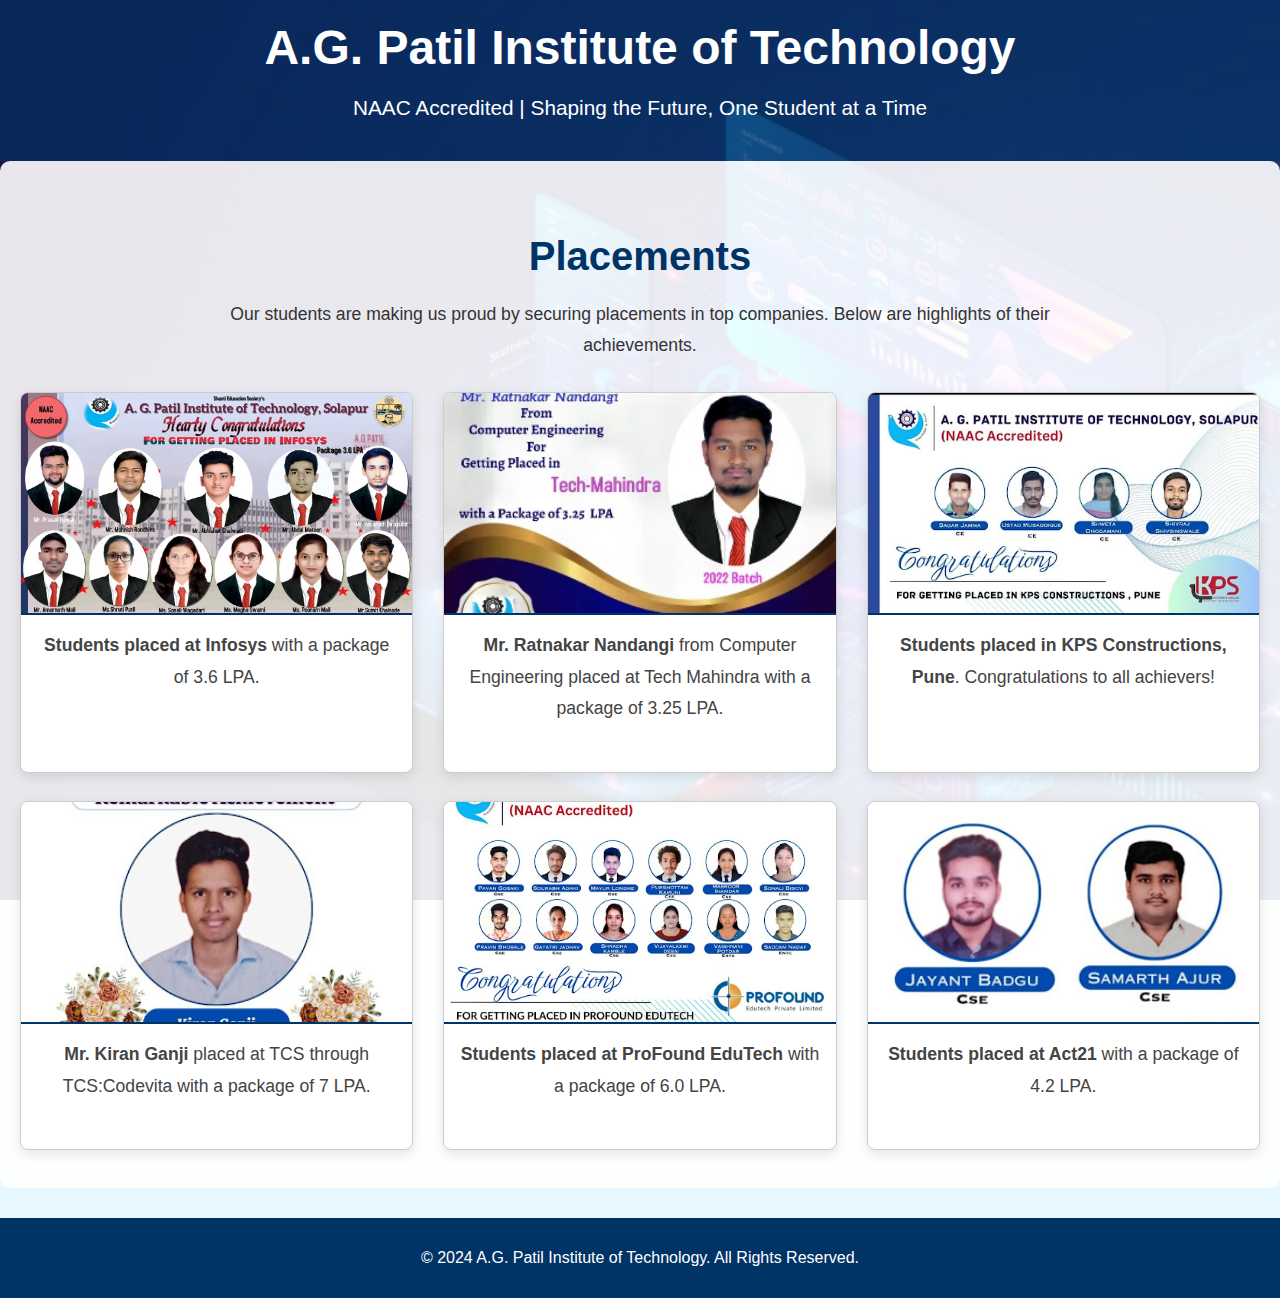
<file: placement.html>
<!DOCTYPE html>
<html lang="en">
<head>
    <meta charset="UTF-8">
    <meta name="viewport" content="width=device-width, initial-scale=1.0">
    <title>Placements | A.G. Patil Institute of Technology</title>
    <style>
        body {
            font-family: 'Arial', sans-serif;
            margin: 0;
            padding: 0;
            background-color: #e6f7ff; /* Lighter blue background */
            background-image: url('back2.jpg'); /* Ensure correct background image path */
            background-size: cover; /* Ensures the image covers the whole page */
            background-position: center; /* Center the background image */
            background-attachment: fixed; /* Keeps the background fixed when scrolling */
            color: #333;
        }
        header {
            background-color: rgba(0, 51, 102, 0.7); /* Semi-transparent background for header */
            color: white;
            text-align: center;
            padding: 20px 0;
        }
        header h1 {
            margin: 0;
            font-size: 3em; /* Increased font size */
        }
        header p {
            font-size: 1.3em; /* Slightly larger text */
        }
        .placements-section {
            padding: 40px 20px;
            background-color: rgba(255, 255, 255, 0.9); /* Semi-transparent white background */
            border-radius: 10px;
        }
        .placements-section h2 {
            text-align: center;
            font-size: 2.5em;
            color: #003366; /* Dark blue for headings */
            margin-bottom: 20px;
        }
        .placements-section p {
            text-align: center;
            max-width: 900px;
            margin: 0 auto 30px auto;
            line-height: 1.8;
            font-size: 1.1em;
        }
        .placements-content {
            display: grid;
            grid-template-columns: repeat(auto-fit, minmax(350px, 1fr)); /* Increased image size */
            gap: 30px;
            margin-top: 30px;
        }
        .placement-card {
            border: 1px solid #ccc;
            border-radius: 8px;
            overflow: hidden;
            background-color: white;
            box-shadow: 0 4px 12px rgba(0, 0, 0, 0.1);
            display: flex;
            flex-direction: column;
            height: 100%;
        }
        .placement-card img {
            width: 100%;
            height: 220px; /* Fixed height for consistency */
            object-fit: cover; /* Ensures image covers the area without distortion */
            border-bottom: 2px solid #003366;
        }
        .placement-card p {
            padding: 15px;
            font-size: 1.1em;
            color: #444;
        }
        footer {
            background: #003366; /* Darker blue for footer */
            color: white;
            text-align: center;
            padding: 15px 0;
            margin-top: 30px;
        }
    </style>
</head>
<body>
    <header>
        <h1>A.G. Patil Institute of Technology</h1>
        <p>NAAC Accredited | Shaping the Future, One Student at a Time</p>
    </header>

    <section class="placements-section">
        <h2>Placements</h2>
        <p>
            Our students are making us proud by securing placements in top companies. Below are highlights of their achievements.
        </p>

        <div class="placements-content">
            <!-- First 3 placement cards -->
            <div class="placement-card">
                <img src="placed.jpg" alt="Placed Students Group">
                <p><strong>Students placed at Infosys</strong> with a package of 3.6 LPA.</p>
            </div>

            <div class="placement-card">
                <img src="placed6.jpg" alt="Placed Student in Tech Mahindra">
                <p><strong>Mr. Ratnakar Nandangi</strong> from Computer Engineering placed at Tech Mahindra with a package of 3.25 LPA.</p>
            </div>

            <div class="placement-card">
                <img src="placed5.jpg" alt="Students placed in KPS Constructions">
                <p><strong>Students placed in KPS Constructions, Pune</strong>. Congratulations to all achievers!</p>
            </div>

            

            <div class="placement-card">
                <img src="placed2.jpg" alt="Placed Student at TCS through TCS:Codevita ">
                <p><strong>Mr. Kiran Ganji</strong> placed at TCS through TCS:Codevita with a package of 7 LPA.</p>
            </div>

            <div class="placement-card">
                <img src="placed3.jpg" alt="Placed Students at ProFound EduTech">
                <p><strong>Students placed at ProFound EduTech</strong> with a package of 6.0 LPA.</p>
            </div>

            <div class="placement-card">
                <img src="placed4.jpg" alt="Placed Students at Act21">
                <p><strong>Students placed at Act21</strong> with a package of 4.2 LPA.</p>
            </div>
        </div>
    </section>

    <footer>
        <p>&copy; 2024 A.G. Patil Institute of Technology. All Rights Reserved.</p>
    </footer>
</body>
</html>
</file>
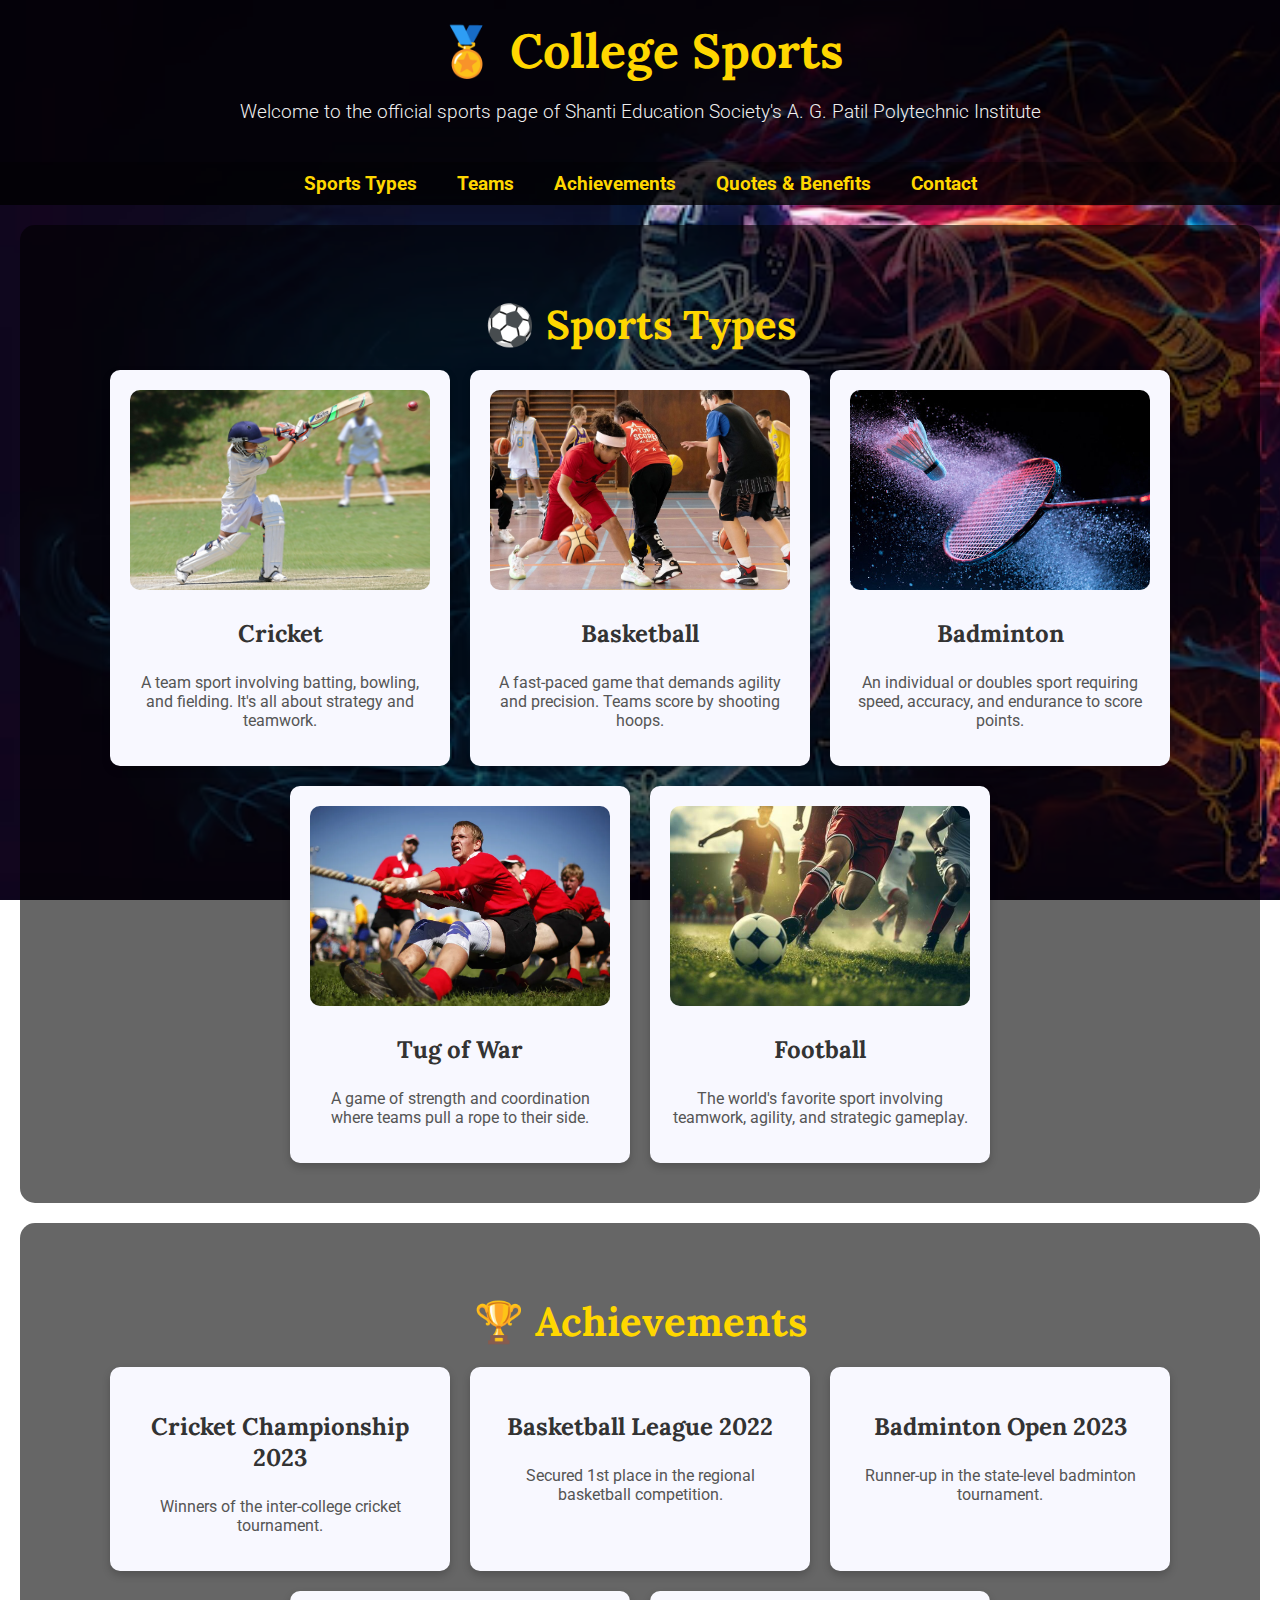
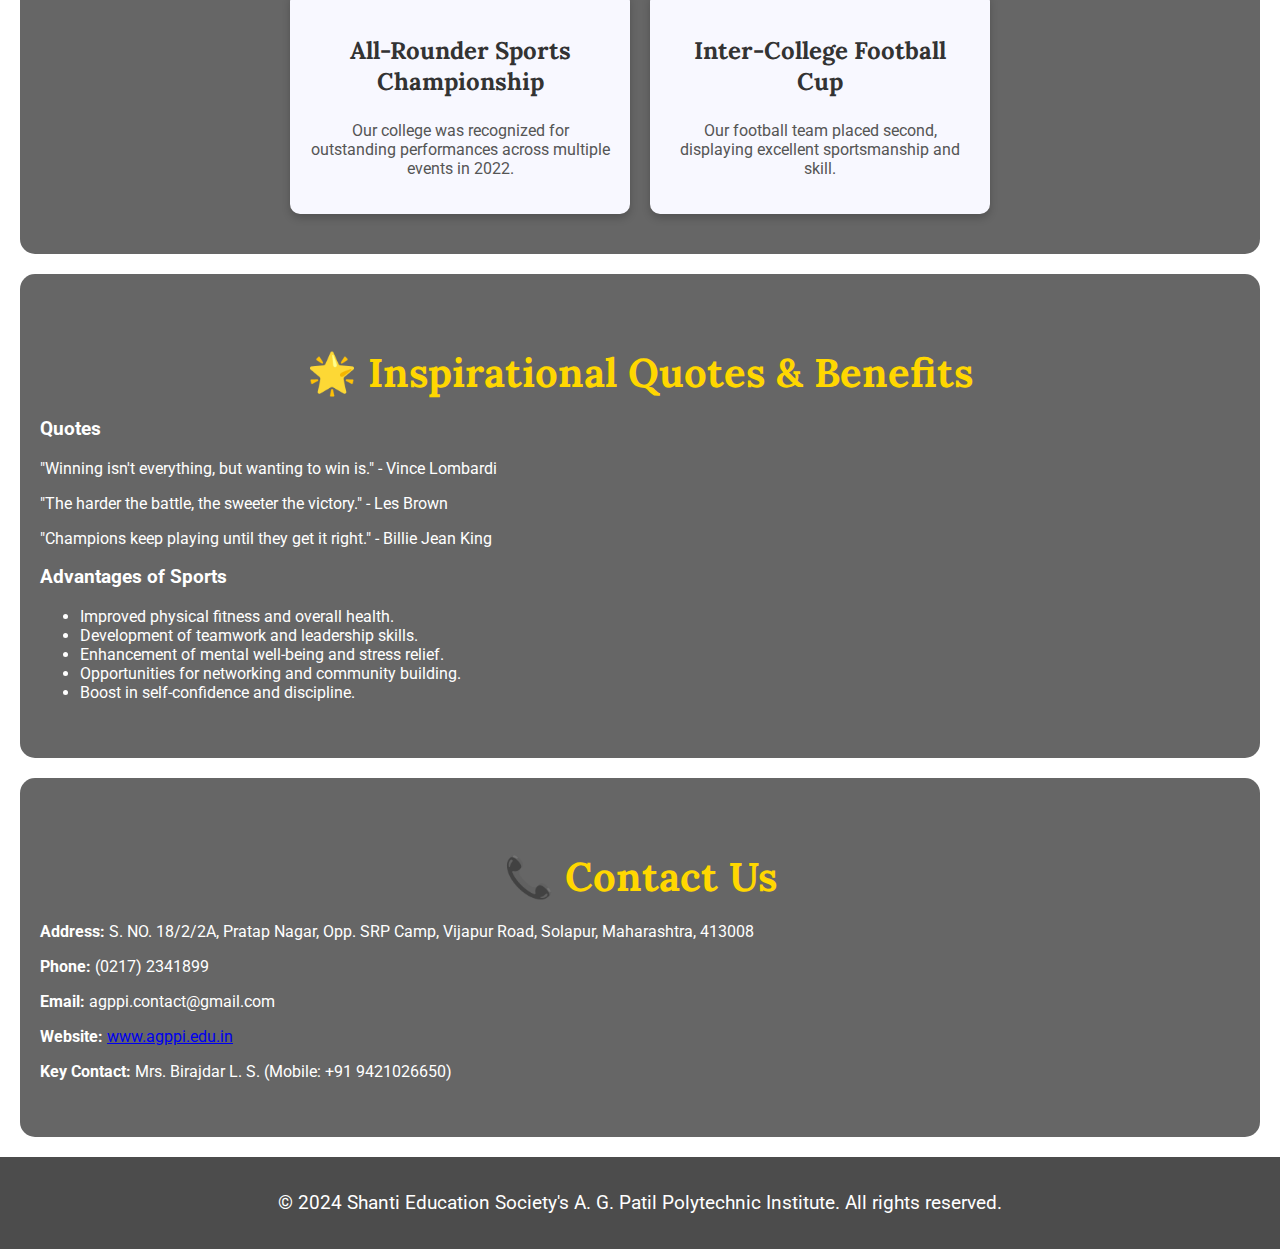
<file: sports.html>
<!DOCTYPE html>
<html lang="en">
<head>
    <meta charset="UTF-8">
    <meta name="viewport" content="width=device-width, initial-scale=1.0">
    <title>College Sports Page</title>
    <link href="https://fonts.googleapis.com/css2?family=Roboto:wght@400;700&family=Lora:wght@400;700&display=swap" rel="stylesheet">
    <style>
        body {
            margin: 0;
            font-family: 'Roboto', sans-serif;
            background-image: url('back6.jpg'); /* Replace with your background image path */
            background-size: cover;
            background-attachment: fixed;
            background-repeat: no-repeat;
            color: white;
        }
        header {
            padding: 20px;
            text-align: center;
            background: rgba(0, 0, 0, 0.7);
        }
        header h1 {
            margin: 0;
            font-size: 3em;
            font-family: 'Lora', serif;
            color: #FFD700; /* Gold color for header */
        }
        header p {
            font-size: 1.2em;
            font-weight: 300;
            color: #F0F0F0;
        }
        nav {
            display: flex;
            justify-content: center;
            padding: 10px;
            background: rgba(0, 0, 0, 0.8);
        }
        nav a {
            margin: 0 20px;
            text-decoration: none;
            color: #FFD700;
            font-weight: bold;
            font-size: 1.2em;
            font-family: 'Roboto', sans-serif;
        }
        nav a:hover {
            text-decoration: underline;
            color: #FF6347; /* Tomato color on hover */
        }
        section {
            padding: 40px 20px;
            margin: 20px auto;
            max-width: 1200px;
            background: rgba(0, 0, 0, 0.6);
            border-radius: 15px;
        }
        h2 {
            text-align: center;
            margin-bottom: 20px;
            font-family: 'Lora', serif;
            font-size: 2.5em;
            color: #FFD700; /* Gold color */
        }
        .content-list {
            display: flex;
            flex-wrap: wrap;
            gap: 20px;
            justify-content: center;
        }
        .item {
            background: #F8F8FF; /* Light background for items */
            color: #333;
            padding: 20px;
            border-radius: 10px;
            width: 300px;
            text-align: center;
            box-shadow: 0 4px 8px rgba(0, 0, 0, 0.2);
        }
        .item h3 {
            font-family: 'Lora', serif;
            color: #333;
            font-size: 1.5em;
        }
        .item p {
            font-family: 'Roboto', sans-serif;
            color: #555;
        }
        .item img {
            width: 100%; /* Make the image fill the container */
            height: 200px; /* Set a fixed height */
            object-fit: cover; /* Ensure the image covers the area without distortion */
            border-radius: 10px; /* Optional: add rounded corners to the image */
        }
        footer {
            background: rgba(0, 0, 0, 0.7);
            padding: 15px;
            text-align: center;
            color: white;
        }
        footer p {
            font-family: 'Roboto', sans-serif;
            font-size: 1.2em;
        }
        footer a {
            color: #FFD700;
            text-decoration: none;
        }
        footer a:hover {
            text-decoration: underline;
            color: #FF6347;
        }
    </style>
</head>
<body>
    <header>
        <h1>🏅 College Sports</h1>
        <p>Welcome to the official sports page of Shanti Education Society's A. G. Patil Polytechnic Institute</p>
    </header>
    <nav>
        <a href="#sports-types">Sports Types</a>
        <a href="#teams">Teams</a>
        <a href="#achievements">Achievements</a>
        <a href="#extras">Quotes & Benefits</a>
        <a href="#contact">Contact</a>
    </nav>
    <section id="sports-types">
        <h2>⚽ Sports Types</h2>
        <div class="content-list">
            <div class="item">
                <img src="cricket.jpg" alt="Cricket">
                <h3>Cricket</h3>
                <p>A team sport involving batting, bowling, and fielding. It's all about strategy and teamwork.</p>
            </div>
            <div class="item">
                <img src="basket.jpg" alt="Basketball">
                <h3>Basketball</h3>
                <p>A fast-paced game that demands agility and precision. Teams score by shooting hoops.</p>
            </div>
            <div class="item">
                <img src="bat.jpg" alt="Badminton">
                <h3>Badminton</h3>
                <p>An individual or doubles sport requiring speed, accuracy, and endurance to score points.</p>
            </div>
            <div class="item">
                <img src="tug.jpg" alt="Tug of War">
                <h3>Tug of War</h3>
                <p>A game of strength and coordination where teams pull a rope to their side.</p>
            </div>
            <div class="item">
                <img src="foot.jpg" alt="Football">
                <h3>Football</h3>
                <p>The world's favorite sport involving teamwork, agility, and strategic gameplay.</p>
            </div>
        </div>
    </section>
    <section id="achievements">
        <h2>🏆 Achievements</h2>
        <div class="content-list">
            <div class="item">
                <h3>Cricket Championship 2023</h3>
                <p>Winners of the inter-college cricket tournament.</p>
            </div>
            <div class="item">
                <h3>Basketball League 2022</h3>
                <p>Secured 1st place in the regional basketball competition.</p>
            </div>
            <div class="item">
                <h3>Badminton Open 2023</h3>
                <p>Runner-up in the state-level badminton tournament.</p>
            </div>
            <div class="item">
                <h3>All-Rounder Sports Championship</h3>
                <p>Our college was recognized for outstanding performances across multiple events in 2022.</p>
            </div>
            <div class="item">
                <h3>Inter-College Football Cup</h3>
                <p>Our football team placed second, displaying excellent sportsmanship and skill.</p>
            </div>
        </div>
    </section>
    <section id="extras">
        <h2>🌟 Inspirational Quotes & Benefits</h2>
        <h3>Quotes</h3>
        <p>"Winning isn't everything, but wanting to win is." - Vince Lombardi</p>
        <p>"The harder the battle, the sweeter the victory." - Les Brown</p>
        <p>"Champions keep playing until they get it right." - Billie Jean King</p>
        <h3>Advantages of Sports</h3>
        <ul>
            <li>Improved physical fitness and overall health.</li>
            <li>Development of teamwork and leadership skills.</li>
            <li>Enhancement of mental well-being and stress relief.</li>
            <li>Opportunities for networking and community building.</li>
            <li>Boost in self-confidence and discipline.</li>
        </ul>
    </section>
    <section id="contact">
        <h2>📞 Contact Us</h2>
        <p><strong>Address:</strong> S. NO. 18/2/2A, Pratap Nagar, Opp. SRP Camp, Vijapur Road, Solapur, Maharashtra, 413008</p>
        <p><strong>Phone:</strong> (0217) 2341899</p>
        <p><strong>Email:</strong> agppi.contact@gmail.com</p>
        <p><strong>Website:</strong> <a href="https://www.agppi.edu.in">www.agppi.edu.in</a></p>
        <p><strong>Key Contact:</strong> Mrs. Birajdar L. S. (Mobile: +91 9421026650)</p>
    </section>
    <footer>
        <p>&copy; 2024 Shanti Education Society's A. G. Patil Polytechnic Institute. All rights reserved.</p>
    </footer>
</body>
</html>
</file>
<file: styles.css>
/* General Styling */
body {
    font-family: Arial, sans-serif;
    margin: 0;
    padding: 0;
    background-color: #f4f4f4;
    color: #333;
	h2 {
    color: black; /* Set text color to black */
    text-align: center; /* Optional: center the heading */
}

}

/* Header */
header {
	
    background-color: #66ffff;
    color: black; /* Adjust text color for contrast */
    padding: 20px 0;
    text-align: center;
}

header .logo h1 {
    margin: 0;
}

nav {
    background-color: #6a5acd; /* Change this color as needed (e.g., Slate Blue) */
    padding: 10px 0; /* Add some padding for spacing */
}

nav ul {
    list-style-type: none;
    padding: 0;
}

nav ul li {
    display: inline;
    margin-right: 20px;
}

nav ul li a {
    text-decoration: none;
    color: white;
    font-size: 18px;
}

nav ul li a:hover {
    color: #ff80ab; /* Pink */
}

/* Marquee Section */
.marquee {
    background-color: #ff1aff;
    color: black;
    padding: 10px 0;
    text-align: center;
}

/* Main Sections */
section {
    border-radius: 10px;
    padding: 40px 20px;
    margin: 20px;
    text-align: center;
    color: #330033;
}

h2 {
    color: #6a1b9a; /* Purple */
    text-align: center;
}

.course-container {
    display: flex;
    justify-content: space-around;
    flex-wrap: wrap;
}

.course {
    background-color: #ff80ab; /* Light Pink */
    padding: 20px;
    border-radius: 10px;
    margin: 10px;
    width: 30%;
    box-shadow: 0 4px 6px rgba(0, 0, 0, 0.1);
}

.course h3 {
    color: #6a1b9a; /* Purple */
}

.course p {
    color: #333;
}

/* Vidyalaxmi Karyakram Link Section */
#vidyalaxmi {
    background-color: #ffff99; /* Light Yellow */
    padding: 20px;
    margin-top: 20px;
    border-radius: 10px;
    color: #330033;
}

#vidyalaxmi h3 {
    font-size: 24px;
    color: #ff5733; /* Red */
}

#vidyalaxmi a {
    text-decoration: none;
    color: #0066cc; /* Blue */
    font-weight: bold;
}

#vidyalaxmi a:hover {
    color: #ff5733; /* Red */
}

/* YouTube Video Embed Section */
#video {
    background-color: #f1f1f1;
    padding: 20px;
    margin-top: 20px;
    border-radius: 10px;
}

.video-container {
    display: flex;
    justify-content: center;
    margin-top: 20px;
}

.video-container iframe {
    max-width: 100%;
    height: auto;
    border-radius: 10px;
}

/* Footer */
footer {
    background-color: #6a1b9a; /* Purple */
    color: white;
    padding: 20px 0;
    text-align: center;
}

footer address {
    font-style: normal;
}

/* Responsive Design */
@media (max-width: 768px) {
    .course-container {
        flex-direction: column;
        align-items: center;
    }

    .course {
        width: 80%;
    }

    #vidyalaxmi, #video {
        margin: 0 10px;
    }
}
</file>
